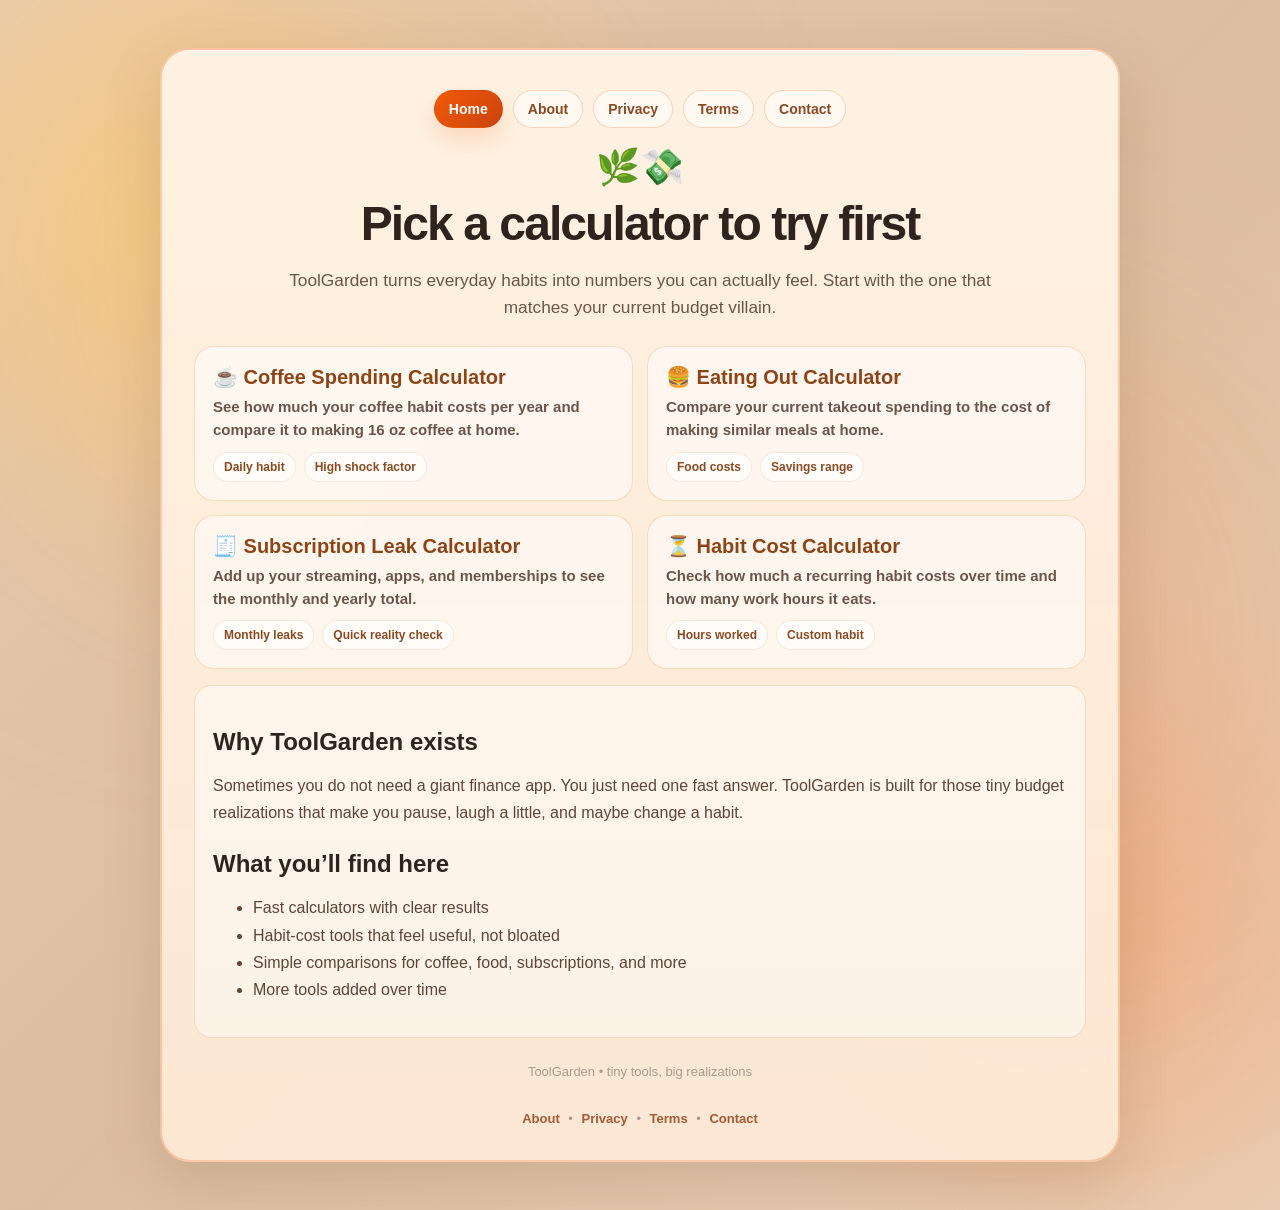
<file: index.html>
<!DOCTYPE html>
<html lang="en">
<head>
  <meta charset="UTF-8" />
  <meta name="viewport" content="width=device-width, initial-scale=1.0"/>
  <title>ToolGarden | Tiny tools, big realizations</title>
  <meta name="description" content="Pick a ToolGarden calculator to reveal the real cost of everyday habits like coffee, eating out, subscriptions, and more." />
  <link rel="stylesheet" href="legal.css" />
</head>
<body>
  <div class="background">
    <span>🌿</span>
    <span>💸</span>
    <span>☕</span>
    <span>🍔</span>
    <span>🧾</span>
    <span>🧠</span>
    <span>✨</span>
    <span>📊</span>
    <span>🪴</span>
    <span>💳</span>
    <span>🍃</span>
  </div>

  <div class="glow"></div>
  <div class="glow2"></div>

  <div class="page-wrap">
    <div class="card">
      <div class="topnav">
        <a class="active" href="index.html">Home</a>
        <a href="about.html">About</a>
        <a href="privacy.html">Privacy</a>
        <a href="terms.html">Terms</a>
        <a href="contact.html">Contact</a>
      </div>

      <div class="top-emoji">🌿💸</div>
      <h1>Pick a calculator to try first</h1>
      <p class="intro">
        ToolGarden turns everyday habits into numbers you can actually feel. Start with the one that matches your current budget villain.
      </p>

      <div class="hero-tools">
        <a class="tool-card" href="coffee.html">
          <div class="tool-title">☕ Coffee Spending Calculator</div>
          <div class="tool-copy">
            See how much your coffee habit costs per year and compare it to making 16 oz coffee at home.
          </div>
          <div class="badge-row">
            <span class="badge">Daily habit</span>
            <span class="badge">High shock factor</span>
          </div>
        </a>

        <a class="tool-card" href="eating-out.html">
          <div class="tool-title">🍔 Eating Out Calculator</div>
          <div class="tool-copy">
            Compare your current takeout spending to the cost of making similar meals at home.
          </div>
          <div class="badge-row">
            <span class="badge">Food costs</span>
            <span class="badge">Savings range</span>
          </div>
        </a>

        <a class="tool-card" href="subscriptions.html">
          <div class="tool-title">🧾 Subscription Leak Calculator</div>
          <div class="tool-copy">
            Add up your streaming, apps, and memberships to see the monthly and yearly total.
          </div>
          <div class="badge-row">
            <span class="badge">Monthly leaks</span>
            <span class="badge">Quick reality check</span>
          </div>
        </a>

        <a class="tool-card" href="habit-cost.html">
          <div class="tool-title">⏳ Habit Cost Calculator</div>
          <div class="tool-copy">
            Check how much a recurring habit costs over time and how many work hours it eats.
          </div>
          <div class="badge-row">
            <span class="badge">Hours worked</span>
            <span class="badge">Custom habit</span>
          </div>
        </a>
      </div>

      <div class="content-box">
        <h2>Why ToolGarden exists</h2>
        <p>
          Sometimes you do not need a giant finance app. You just need one fast answer. ToolGarden is built for those tiny budget realizations that make you pause, laugh a little, and maybe change a habit.
        </p>

        <h2>What you’ll find here</h2>
        <ul>
          <li>Fast calculators with clear results</li>
          <li>Habit-cost tools that feel useful, not bloated</li>
          <li>Simple comparisons for coffee, food, subscriptions, and more</li>
          <li>More tools added over time</li>
        </ul>
      </div>

      <div class="footer">
        ToolGarden • tiny tools, big realizations<br><br>
        <a href="about.html">About</a> •
        <a href="privacy.html">Privacy</a> •
        <a href="terms.html">Terms</a> •
        <a href="contact.html">Contact</a>
      </div>
    </div>
  </div>
</body>
</html>
</file>
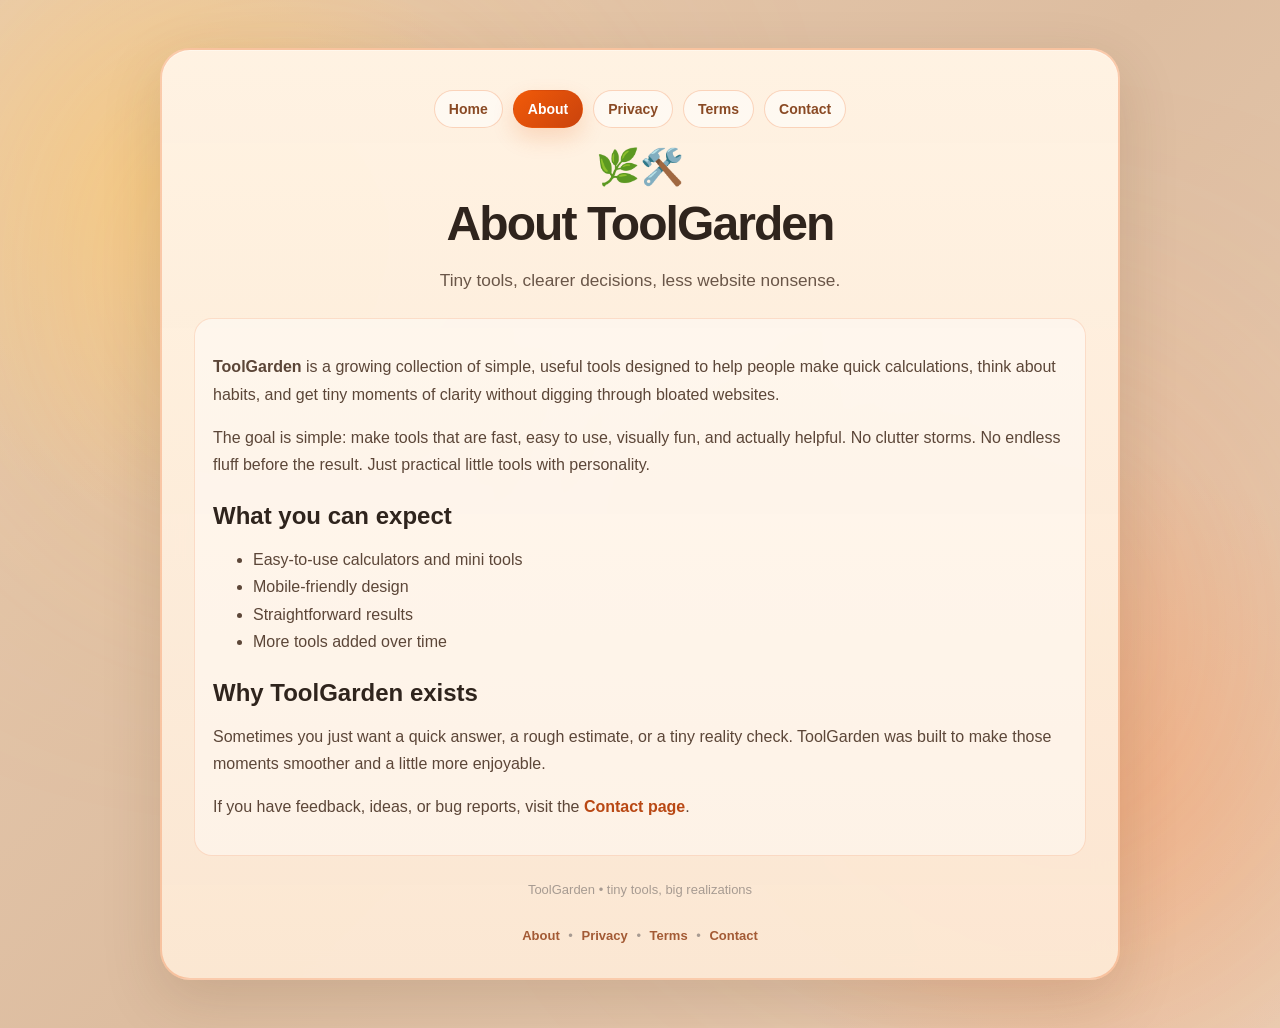
<file: about.html>
<!DOCTYPE html>
<html lang="en">
<head>
  <meta charset="UTF-8" />
  <meta name="viewport" content="width=device-width, initial-scale=1.0"/>
  <title>About | ToolGarden</title>
  <meta name="description" content="Learn more about ToolGarden and the simple tools built to make everyday decisions easier." />
  <link rel="stylesheet" href="legal.css" />
</head>
<body>
  <div class="background">
    <span>🌿</span>
    <span>🧠</span>
    <span>🛠️</span>
    <span>✨</span>
    <span>📊</span>
    <span>🍃</span>
    <span>💡</span>
    <span>🪴</span>
    <span>📎</span>
    <span>🌱</span>
    <span>🧩</span>
  </div>

  <div class="glow"></div>
  <div class="glow2"></div>

  <div class="page-wrap">
    <div class="card">
      <div class="topnav">
        <a href="index.html">Home</a>
        <a class="active" href="about.html">About</a>
        <a href="privacy.html">Privacy</a>
        <a href="terms.html">Terms</a>
        <a href="contact.html">Contact</a>
      </div>

      <div class="top-emoji">🌿🛠️</div>
      <h1>About ToolGarden</h1>
      <p class="intro">
        Tiny tools, clearer decisions, less website nonsense.
      </p>

      <div class="content-box">
        <p><strong>ToolGarden</strong> is a growing collection of simple, useful tools designed to help people make quick calculations, think about habits, and get tiny moments of clarity without digging through bloated websites.</p>

        <p>The goal is simple: make tools that are fast, easy to use, visually fun, and actually helpful. No clutter storms. No endless fluff before the result. Just practical little tools with personality.</p>

        <h2>What you can expect</h2>
        <ul>
          <li>Easy-to-use calculators and mini tools</li>
          <li>Mobile-friendly design</li>
          <li>Straightforward results</li>
          <li>More tools added over time</li>
        </ul>

        <h2>Why ToolGarden exists</h2>
        <p>Sometimes you just want a quick answer, a rough estimate, or a tiny reality check. ToolGarden was built to make those moments smoother and a little more enjoyable.</p>

        <p>If you have feedback, ideas, or bug reports, visit the <a href="contact.html">Contact page</a>.</p>
      </div>

      <div class="footer">
        ToolGarden • tiny tools, big realizations<br><br>
        <a href="about.html">About</a> •
        <a href="privacy.html">Privacy</a> •
        <a href="terms.html">Terms</a> •
        <a href="contact.html">Contact</a>
      </div>
    </div>
  </div>
</body>
</html>
</file>
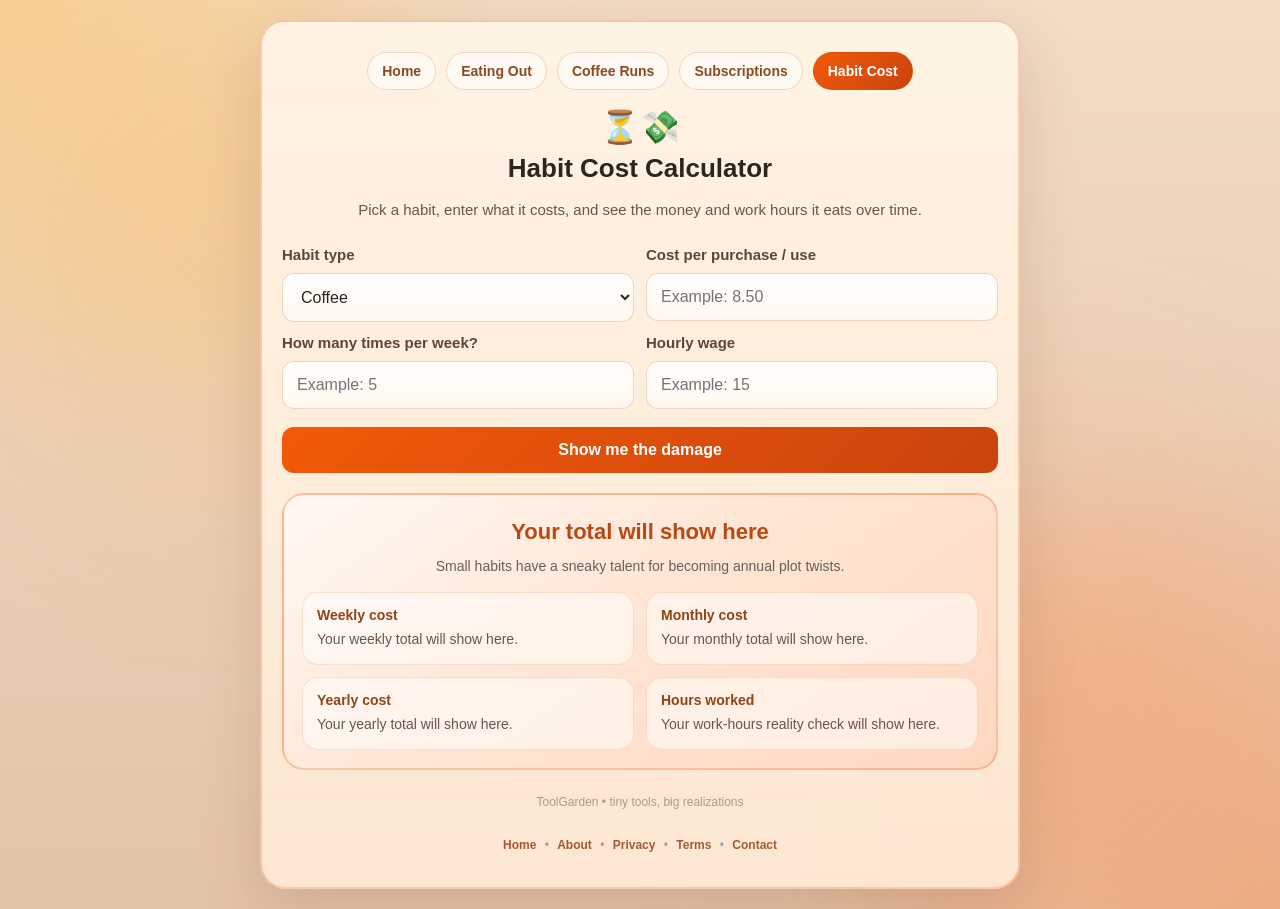
<file: coffee.html>
<!DOCTYPE html>
<html lang="en">
<head>
  <meta charset="UTF-8" />
  <meta name="viewport" content="width=device-width, initial-scale=1.0"/>
  <title>Habit Cost Calculator | ToolGarden</title>
  <meta name="description" content="See how much a recurring habit costs over time and how many work hours it eats." />
  <style>
    * { box-sizing: border-box; }
    html, body { margin: 0; padding: 0; width: 100%; min-height: 100%; }
    body {
      font-family: Arial, sans-serif;
      color: #2f241d;
      overflow-x: hidden;
      position: relative;
      background:
        radial-gradient(circle at top left, rgba(255, 197, 109, 0.52), transparent 28%),
        radial-gradient(circle at bottom right, rgba(255, 130, 64, 0.34), transparent 32%),
        linear-gradient(180deg, #f2dcc4 0%, #e3c3a8 100%);
    }
    .page-wrap {
      min-height: 100vh;
      min-height: 100dvh;
      display: flex;
      align-items: center;
      justify-content: center;
      padding: 20px;
      position: relative;
      z-index: 2;
    }
    .background {
      position: fixed;
      inset: 0;
      pointer-events: none;
      overflow: hidden;
      z-index: 0;
    }
    .background span {
      position: absolute;
      bottom: -140px;
      font-size: 2.5rem;
      opacity: 0.30;
      animation: floatUp linear infinite;
      user-select: none;
      text-shadow: 0 4px 18px rgba(255, 255, 255, 0.14);
    }
    .background span:nth-child(1)  { left: 3%;  animation-duration: 16s; animation-delay: 0s; }
    .background span:nth-child(2)  { left: 10%; animation-duration: 20s; animation-delay: 3s; }
    .background span:nth-child(3)  { left: 18%; animation-duration: 17s; animation-delay: 1s; }
    .background span:nth-child(4)  { left: 26%; animation-duration: 22s; animation-delay: 5s; }
    .background span:nth-child(5)  { left: 34%; animation-duration: 18s; animation-delay: 2s; }
    .background span:nth-child(6)  { left: 42%; animation-duration: 21s; animation-delay: 6s; }
    .background span:nth-child(7)  { left: 50%; animation-duration: 17s; animation-delay: 4s; }
    .background span:nth-child(8)  { left: 58%; animation-duration: 23s; animation-delay: 1.5s; }
    .background span:nth-child(9)  { left: 66%; animation-duration: 19s; animation-delay: 4.5s; }
    .background span:nth-child(10) { left: 74%; animation-duration: 24s; animation-delay: 2.5s; }
    .background span:nth-child(11) { left: 82%; animation-duration: 18s; animation-delay: 6.5s; }
    .background span:nth-child(12) { left: 90%; animation-duration: 21s; animation-delay: 3.5s; }
    @keyframes floatUp {
      0% { transform: translateY(0) rotate(0deg) scale(0.96); opacity: 0; }
      8% { opacity: 0.30; }
      70% { opacity: 0.30; }
      100% { transform: translateY(-128vh) rotate(360deg) scale(1.08); opacity: 0; }
    }
    .glow, .glow2 {
      position: fixed;
      width: 380px;
      height: 380px;
      border-radius: 50%;
      filter: blur(135px);
      opacity: 0.36;
      z-index: 0;
      pointer-events: none;
    }
    .glow { background: #ffb347; top: 4%; left: 4%; }
    .glow2 { background: #ff8748; bottom: 4%; right: 4%; }
    .card {
      width: 100%;
      max-width: 760px;
      background: linear-gradient(180deg, rgba(255, 243, 228, 0.98) 0%, rgba(252, 232, 212, 0.96) 100%);
      backdrop-filter: blur(12px);
      -webkit-backdrop-filter: blur(12px);
      border-radius: 25px;
      padding: 30px 20px;
      text-align: center;
      box-shadow: 0 20px 60px rgba(83, 49, 18, 0.15), inset 0 1px 0 rgba(255,255,255,0.34);
      border: 2px solid rgba(234, 88, 12, 0.26);
      position: relative;
      z-index: 3;
    }
    .tool-switcher {
      display: flex;
      justify-content: center;
      gap: 10px;
      flex-wrap: wrap;
      margin-bottom: 18px;
    }
    .tool-link {
      display: inline-block;
      padding: 10px 14px;
      border-radius: 999px;
      border: 1px solid rgba(234, 88, 12, 0.24);
      background: rgba(255,255,255,0.55);
      color: #8a4a24;
      font-size: 14px;
      font-weight: 700;
      text-decoration: none;
    }
    .tool-link.active {
      background: linear-gradient(135deg, #f15a08, #ca430d);
      color: #fff;
      border-color: transparent;
    }
    .top-emoji { font-size: 2rem; margin-bottom: 8px; }
    h1 { margin: 0; font-size: 26px; line-height: 1.15; color: #2f241d; }
    .subtitle {
      color: #6a5648;
      margin: 15px 0 25px;
      line-height: 1.5;
      font-size: 15px;
    }
    .form-grid {
      display: grid;
      grid-template-columns: 1fr;
      gap: 12px;
      text-align: left;
    }
    .input-label {
      display: block;
      font-weight: 700;
      font-size: 15px;
      margin-bottom: 10px;
      color: #5c4638;
    }
    input, select {
      width: 100%;
      padding: 14px;
      font-size: 16px;
      border-radius: 12px;
      border: 1px solid rgba(214, 132, 74, 0.34);
      background: linear-gradient(180deg, rgba(255,255,255,0.95) 0%, rgba(255,248,241,0.92) 100%);
      color: #2f241d;
    }
    button {
      width: 100%;
      padding: 14px;
      margin-top: 18px;
      background: linear-gradient(135deg, #f15a08, #ca430d);
      color: white;
      font-size: 16px;
      font-weight: 700;
      border: none;
      border-radius: 12px;
      cursor: pointer;
    }
    .result-box {
      margin-top: 20px;
      padding: 24px 18px 18px;
      border-radius: 22px;
      background: linear-gradient(145deg, #fff8f3 0%, #ffe6d5 45%, #ffd7bf 100%);
      border: 2px solid rgba(234, 88, 12, 0.30);
      text-align: left;
    }
    .result {
      font-size: 22px;
      font-weight: 800;
      color: #b94814;
      line-height: 1.2;
      text-align: center;
    }
    .subtext {
      margin-top: 10px;
      color: #665f59;
      font-size: 14px;
      line-height: 1.45;
      text-align: center;
    }
    .stats-grid {
      display: grid;
      grid-template-columns: 1fr;
      gap: 12px;
      margin-top: 16px;
    }
    .stat-card {
      padding: 14px;
      border-radius: 16px;
      background: rgba(255,255,255,0.5);
      border: 1px solid rgba(234, 88, 12, 0.16);
    }
    .stat-title {
      font-weight: 800;
      color: #8d4517;
      font-size: 14px;
      margin-bottom: 6px;
    }
    .stat-text {
      color: #6a5648;
      font-size: 14px;
      line-height: 1.5;
    }
    .footer {
      margin-top: 22px;
      font-size: 12px;
      color: #a79b92;
      line-height: 1.8;
      text-align: center;
    }
    .footer a {
      color: #a35a35;
      text-decoration: none;
      font-weight: 700;
      margin: 0 5px;
    }
    @media (min-width: 700px) {
      .form-grid,
      .stats-grid {
        grid-template-columns: 1fr 1fr;
      }
      .wide {
        grid-column: 1 / -1;
      }
    }
  </style>
</head>
<body>
  <div class="background">
    <span>⏳</span>
    <span>💸</span>
    <span>☕</span>
    <span>🚬</span>
    <span>💄</span>
    <span>🍔</span>
    <span>💳</span>
    <span>🧠</span>
    <span>✨</span>
    <span>🧾</span>
    <span>💼</span>
    <span>💰</span>
  </div>

  <div class="glow"></div>
  <div class="glow2"></div>

  <div class="page-wrap">
    <div class="card">
      <div class="tool-switcher">
        <a class="tool-link" href="index.html">Home</a>
        <a class="tool-link" href="eating-out.html">Eating Out</a>
        <a class="tool-link" href="coffee.html">Coffee Runs</a>
        <a class="tool-link" href="subscriptions.html">Subscriptions</a>
        <a class="tool-link active" href="habit-cost.html">Habit Cost</a>
      </div>

      <div class="top-emoji">⏳💸</div>
      <h1>Habit Cost Calculator</h1>
      <p class="subtitle">
        Pick a habit, enter what it costs, and see the money and work hours it eats over time.
      </p>

      <div class="form-grid">
        <div>
          <label class="input-label" for="habitType">Habit type</label>
          <select id="habitType">
            <option value="coffee">Coffee</option>
            <option value="fastFood">Fast Food</option>
            <option value="vape">Vape / Cigs</option>
            <option value="makeup">Makeup / Beauty</option>
            <option value="custom">Custom</option>
          </select>
        </div>

        <div>
          <label class="input-label" for="costPerUse">Cost per purchase / use</label>
          <input type="number" id="costPerUse" placeholder="Example: 8.50" />
        </div>

        <div>
          <label class="input-label" for="timesPerWeek">How many times per week?</label>
          <input type="number" id="timesPerWeek" placeholder="Example: 5" />
        </div>

        <div>
          <label class="input-label" for="hourlyWage">Hourly wage</label>
          <input type="number" id="hourlyWage" placeholder="Example: 15" />
        </div>
      </div>

      <button onclick="calculateHabit()">Show me the damage</button>

      <div class="result-box">
        <div class="result" id="result">Your total will show here</div>
        <div class="subtext" id="subtext">Small habits have a sneaky talent for becoming annual plot twists.</div>

        <div class="stats-grid">
          <div class="stat-card">
            <div class="stat-title">Weekly cost</div>
            <div class="stat-text" id="weeklyCost">Your weekly total will show here.</div>
          </div>
          <div class="stat-card">
            <div class="stat-title">Monthly cost</div>
            <div class="stat-text" id="monthlyCost">Your monthly total will show here.</div>
          </div>
          <div class="stat-card">
            <div class="stat-title">Yearly cost</div>
            <div class="stat-text" id="yearlyCost">Your yearly total will show here.</div>
          </div>
          <div class="stat-card">
            <div class="stat-title">Hours worked</div>
            <div class="stat-text" id="hoursWorked">Your work-hours reality check will show here.</div>
          </div>
        </div>
      </div>

      <div class="footer">
        ToolGarden • tiny tools, big realizations<br><br>
        <a href="index.html">Home</a> •
        <a href="about.html">About</a> •
        <a href="privacy.html">Privacy</a> •
        <a href="terms.html">Terms</a> •
        <a href="contact.html">Contact</a>
      </div>
    </div>
  </div>

  <script>
    function money(num) {
      return `$${num.toLocaleString(undefined, { minimumFractionDigits: 2, maximumFractionDigits: 2 })}`;
    }

    function calculateHabit() {
      const habitType = document.getElementById("habitType").value;
      const costPerUse = Number(document.getElementById("costPerUse").value);
      const timesPerWeek = Number(document.getElementById("timesPerWeek").value);
      const hourlyWage = Number(document.getElementById("hourlyWage").value);

      if (!costPerUse || !timesPerWeek || costPerUse < 0 || timesPerWeek <= 0) {
        document.getElementById("result").innerText = "Enter real numbers 👀";
        document.getElementById("subtext").innerText = "Try your honest cost and frequency.";
        document.getElementById("weeklyCost").innerText = "Your weekly total will show here.";
        document.getElementById("monthlyCost").innerText = "Your monthly total will show here.";
        document.getElementById("yearlyCost").innerText = "Your yearly total will show here.";
        document.getElementById("hoursWorked").innerText = "Your work-hours reality check will show here.";
        return;
      }

      const weekly = costPerUse * timesPerWeek;
      const monthly = weekly * 4.33;
      const yearly = weekly * 52;
      const hours = hourlyWage > 0 ? yearly / hourlyWage : 0;

      const labels = {
        coffee: "coffee habit",
        fastFood: "fast food habit",
        vape: "vape / cigarette habit",
        makeup: "beauty spending habit",
        custom: "habit"
      };

      document.getElementById("result").innerText = `${money(yearly)} per year 😬`;
      document.getElementById("subtext").innerText = `Your ${labels[habitType]} adds up faster than it feels in the moment.`;
      document.getElementById("weeklyCost").innerText = `${money(weekly)} every week.`;
      document.getElementById("monthlyCost").innerText = `${money(monthly)} per month.`;
      document.getElementById("yearlyCost").innerText = `${money(yearly)} every year.`;
      document.getElementById("hoursWorked").innerText = hourlyWage > 0
        ? `That is about ${hours.toFixed(1)} hours of work.`
        : `Add your hourly wage to see how many work hours this costs.`;
    }
  </script>
</body>
</html>
</file>
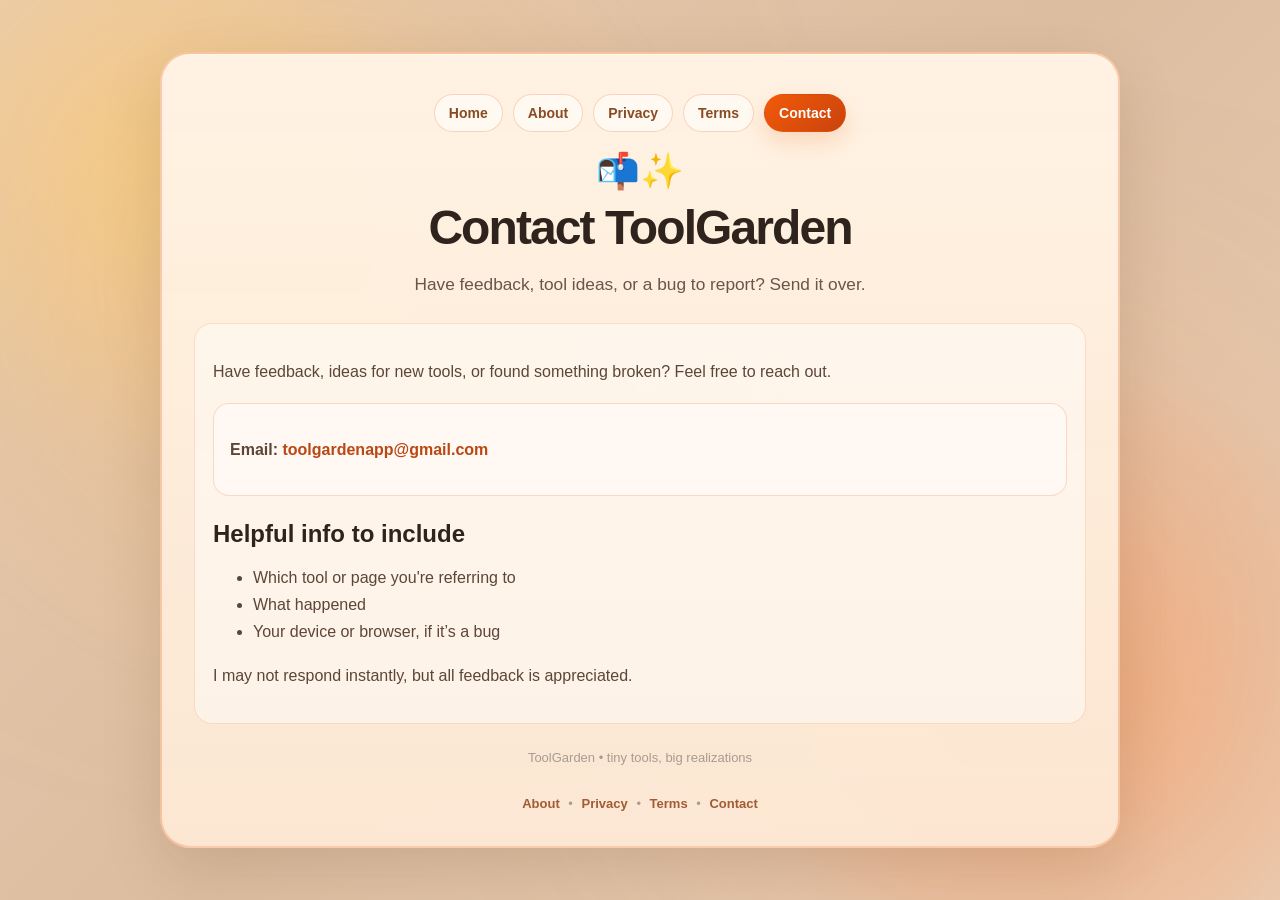
<file: contact.html>
<!DOCTYPE html>
<html lang="en">
<head>
  <meta charset="UTF-8" />
  <meta name="viewport" content="width=device-width, initial-scale=1.0"/>
  <title>Contact | ToolGarden</title>
  <meta name="description" content="Contact ToolGarden for feedback, ideas, or questions." />
  <link rel="stylesheet" href="legal.css" />
</head>
<body>
  <div class="background">
    <span>📬</span>
    <span>💡</span>
    <span>🧠</span>
    <span>📩</span>
    <span>✨</span>
    <span>🛠️</span>
    <span>🌿</span>
    <span>📨</span>
    <span>💬</span>
    <span>🪴</span>
    <span>📎</span>
  </div>

  <div class="glow"></div>
  <div class="glow2"></div>

  <div class="page-wrap">
    <div class="card">
      <div class="topnav">
        <a href="index.html">Home</a>
        <a href="about.html">About</a>
        <a href="privacy.html">Privacy</a>
        <a href="terms.html">Terms</a>
        <a class="active" href="contact.html">Contact</a>
      </div>

      <div class="top-emoji">📬✨</div>
      <h1>Contact ToolGarden</h1>
      <p class="intro">
        Have feedback, tool ideas, or a bug to report? Send it over.
      </p>

      <div class="content-box">
        <p>
          Have feedback, ideas for new tools, or found something broken?
          Feel free to reach out.
        </p>

        <div class="email-box">
          <p>
            <strong>Email:</strong>
            <a href="mailto:toolgardenapp@gmail.com">toolgardenapp@gmail.com</a>
          </p>
        </div>

        <h2>Helpful info to include</h2>
        <ul>
          <li>Which tool or page you're referring to</li>
          <li>What happened</li>
          <li>Your device or browser, if it’s a bug</li>
        </ul>

        <p>
          I may not respond instantly, but all feedback is appreciated.
        </p>
      </div>

      <div class="footer">
        ToolGarden • tiny tools, big realizations<br><br>
        <a href="about.html">About</a> •
        <a href="privacy.html">Privacy</a> •
        <a href="terms.html">Terms</a> •
        <a href="contact.html">Contact</a>
      </div>
    </div>
  </div>
</body>
</html>
</file>
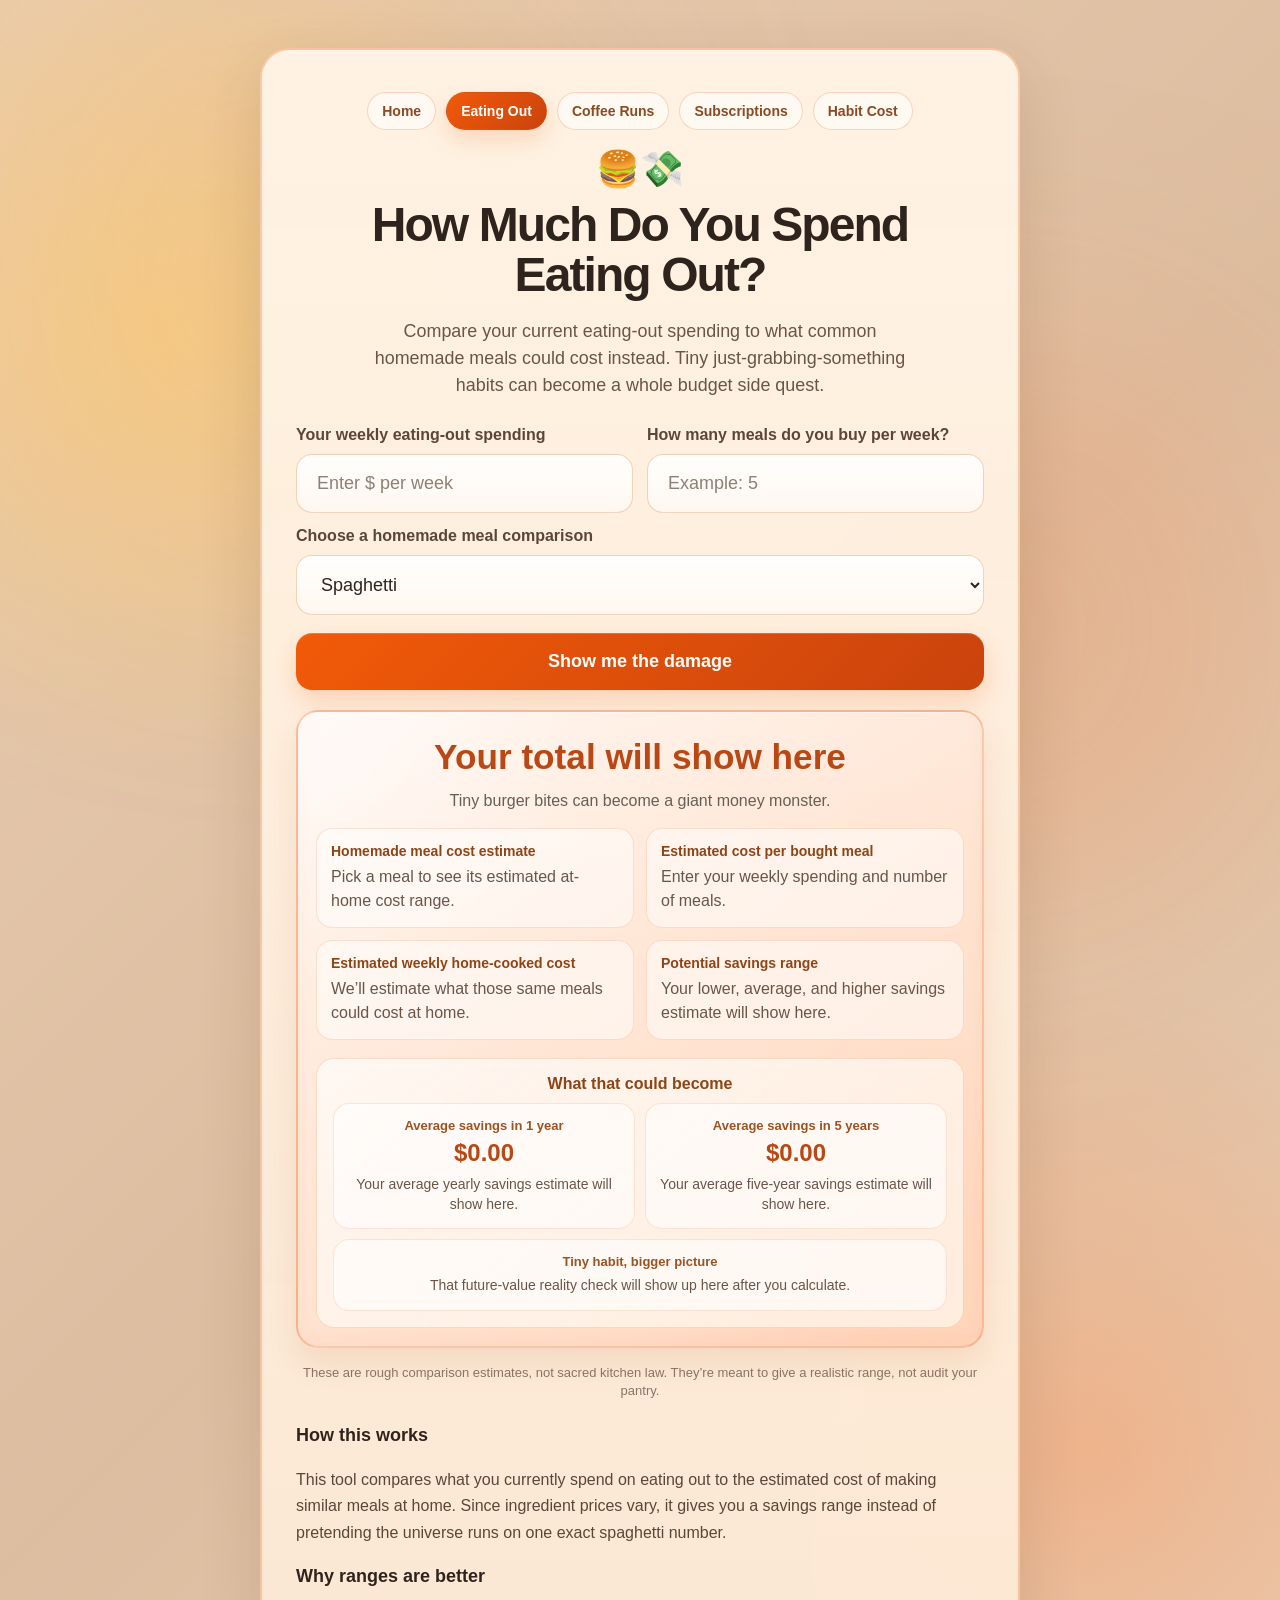
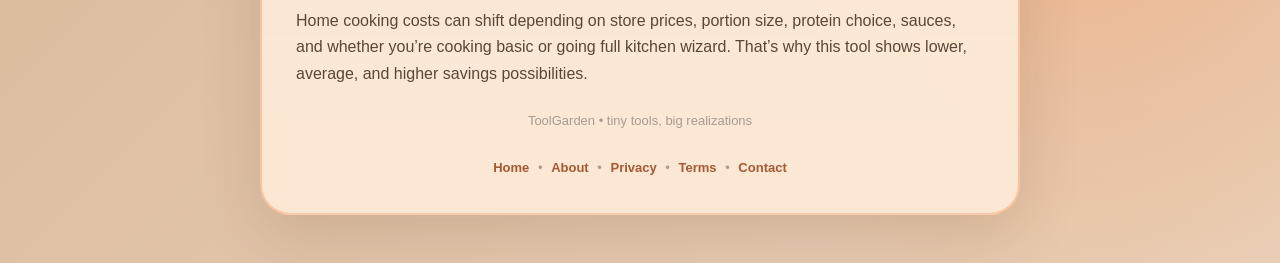
<file: eating-out.html>
<!DOCTYPE html>
<html lang="en">
<head>
  <meta charset="UTF-8" />
  <meta name="viewport" content="width=device-width, initial-scale=1.0"/>
  <title>Eating Out Calculator | ToolGarden</title>
  <meta name="description" content="Estimate how much you spend eating out each year and compare it to the cost of making common meals at home." />

  <style>
    * {
      box-sizing: border-box;
    }

    html, body {
      margin: 0;
      padding: 0;
      width: 100%;
      min-height: 100%;
    }

    body {
      font-family: Arial, sans-serif;
      color: #2f241d;
      overflow-x: hidden;
      position: relative;
      background:
        radial-gradient(circle at top left, rgba(255, 197, 109, 0.52), transparent 28%),
        radial-gradient(circle at bottom right, rgba(255, 130, 64, 0.34), transparent 32%),
        linear-gradient(180deg, #f2dcc4 0%, #e3c3a8 100%);
    }

    .page-wrap {
      min-height: 100vh;
      min-height: 100dvh;
      display: flex;
      align-items: center;
      justify-content: center;
      padding: 20px;
      position: relative;
      z-index: 2;
    }

    .background {
      position: fixed;
      inset: 0;
      pointer-events: none;
      overflow: hidden;
      z-index: 0;
    }

    .background span {
      position: absolute;
      bottom: -140px;
      font-size: 2.5rem;
      opacity: 0.30;
      animation: floatUp linear infinite;
      user-select: none;
      filter: saturate(1.05);
      text-shadow: 0 4px 18px rgba(255, 255, 255, 0.14);
      will-change: transform, opacity;
    }

    .background span:nth-child(1)  { left: 3%;  animation-duration: 16s; animation-delay: 0s; }
    .background span:nth-child(2)  { left: 10%; animation-duration: 20s; animation-delay: 3s; }
    .background span:nth-child(3)  { left: 18%; animation-duration: 17s; animation-delay: 1s; }
    .background span:nth-child(4)  { left: 26%; animation-duration: 22s; animation-delay: 5s; }
    .background span:nth-child(5)  { left: 34%; animation-duration: 18s; animation-delay: 2s; }
    .background span:nth-child(6)  { left: 42%; animation-duration: 21s; animation-delay: 6s; }
    .background span:nth-child(7)  { left: 50%; animation-duration: 17s; animation-delay: 4s; }
    .background span:nth-child(8)  { left: 58%; animation-duration: 23s; animation-delay: 1.5s; }
    .background span:nth-child(9)  { left: 66%; animation-duration: 19s; animation-delay: 4.5s; }
    .background span:nth-child(10) { left: 74%; animation-duration: 24s; animation-delay: 2.5s; }
    .background span:nth-child(11) { left: 82%; animation-duration: 18s; animation-delay: 6.5s; }
    .background span:nth-child(12) { left: 90%; animation-duration: 21s; animation-delay: 3.5s; }

    @keyframes floatUp {
      0% {
        transform: translateY(0) rotate(0deg) scale(0.96);
        opacity: 0;
      }
      8% {
        opacity: 0.30;
      }
      70% {
        opacity: 0.30;
      }
      100% {
        transform: translateY(-128vh) rotate(360deg) scale(1.08);
        opacity: 0;
      }
    }

    .glow,
    .glow2 {
      position: fixed;
      width: 380px;
      height: 380px;
      border-radius: 50%;
      filter: blur(135px);
      opacity: 0.36;
      z-index: 0;
      pointer-events: none;
    }

    .glow {
      background: #ffb347;
      top: 4%;
      left: 4%;
    }

    .glow2 {
      background: #ff8748;
      bottom: 4%;
      right: 4%;
    }

    .card {
      width: 100%;
      max-width: 760px;
      background:
        linear-gradient(180deg, rgba(255, 243, 228, 0.98) 0%, rgba(252, 232, 212, 0.96) 100%);
      backdrop-filter: blur(12px);
      -webkit-backdrop-filter: blur(12px);
      border-radius: 25px;
      padding: 30px 20px;
      text-align: center;
      box-shadow:
        0 20px 60px rgba(83, 49, 18, 0.15),
        inset 0 1px 0 rgba(255,255,255,0.34);
      border: 2px solid rgba(234, 88, 12, 0.26);
      position: relative;
      z-index: 3;
    }

    .tool-switcher {
      display: flex;
      justify-content: center;
      gap: 10px;
      flex-wrap: wrap;
      margin-bottom: 18px;
    }

    .tool-link {
      display: inline-block;
      padding: 10px 14px;
      border-radius: 999px;
      border: 1px solid rgba(234, 88, 12, 0.24);
      background: rgba(255,255,255,0.55);
      color: #8a4a24;
      font-size: 14px;
      font-weight: 700;
      text-decoration: none;
      transition: transform 0.18s ease, background 0.18s ease, border-color 0.18s ease;
    }

    .tool-link:hover {
      transform: translateY(-1px);
      background: rgba(255,255,255,0.78);
      border-color: rgba(234, 88, 12, 0.38);
    }

    .tool-link.active {
      background: linear-gradient(135deg, #f15a08, #ca430d);
      color: #fff;
      border-color: transparent;
      box-shadow: 0 10px 22px rgba(234, 88, 12, 0.18);
    }

    .top-emoji {
      font-size: 2rem;
      margin-bottom: 8px;
    }

    h1 {
      margin: 0;
      font-size: 26px;
      line-height: 1.15;
      color: #2f241d;
    }

    .subtitle {
      color: #6a5648;
      margin: 15px 0 25px;
      line-height: 1.5;
      font-size: 15px;
    }

    .form-grid {
      display: grid;
      grid-template-columns: 1fr;
      gap: 14px;
      text-align: left;
    }

    .field-group {
      text-align: left;
    }

    .input-label {
      display: block;
      font-weight: 700;
      font-size: 15px;
      margin-bottom: 10px;
      color: #5c4638;
    }

    input,
    select {
      width: 100%;
      padding: 14px;
      font-size: 16px;
      border-radius: 12px;
      border: 1px solid rgba(214, 132, 74, 0.34);
      background:
        linear-gradient(180deg, rgba(255,255,255,0.95) 0%, rgba(255,248,241,0.92) 100%);
      color: #2f241d;
      transition: border-color 0.18s ease, box-shadow 0.18s ease;
      box-shadow: inset 0 1px 0 rgba(255,255,255,0.45);
    }

    input::placeholder {
      color: #8d8075;
    }

    input:focus,
    select:focus {
      outline: none;
      border-color: #ea580c;
      box-shadow: 0 0 0 4px rgba(234, 88, 12, 0.14);
    }

    button {
      width: 100%;
      padding: 14px;
      margin-top: 18px;
      background: linear-gradient(135deg, #f15a08, #ca430d);
      color: white;
      font-size: 16px;
      font-weight: 700;
      border: none;
      border-radius: 12px;
      cursor: pointer;
      box-shadow:
        0 10px 24px rgba(234, 88, 12, 0.20),
        inset 0 1px 0 rgba(255,255,255,0.18);
      transition: transform 0.18s ease, box-shadow 0.18s ease, filter 0.18s ease, opacity 0.18s ease;
    }

    .result-box {
      margin-top: 20px;
      padding: 24px 18px 18px;
      border-radius: 22px;
      background:
        radial-gradient(circle at top left, rgba(255,255,255,0.38), transparent 30%),
        linear-gradient(145deg, #fff8f3 0%, #ffe6d5 45%, #ffd7bf 100%);
      border: 2px solid rgba(234, 88, 12, 0.30);
      box-shadow:
        0 16px 30px rgba(179, 88, 29, 0.12),
        inset 0 1px 0 rgba(255,255,255,0.52),
        inset 0 -8px 18px rgba(234, 88, 12, 0.04);
      position: relative;
      overflow: hidden;
      text-align: left;
    }

    .result-box::before {
      content: "";
      position: absolute;
      inset: 0;
      background:
        linear-gradient(180deg, rgba(255,255,255,0.10), transparent 32%),
        radial-gradient(circle at 85% 85%, rgba(255, 164, 92, 0.10), transparent 30%);
      pointer-events: none;
    }

    .result-box-inner {
      position: relative;
      z-index: 1;
    }

    .result {
      font-size: 22px;
      font-weight: 800;
      color: #b94814;
      line-height: 1.2;
      text-align: center;
    }

    .subtext {
      margin-top: 10px;
      color: #665f59;
      font-size: 14px;
      line-height: 1.45;
      min-height: 20px;
      text-align: center;
    }

    .stats-grid {
      display: grid;
      grid-template-columns: 1fr;
      gap: 12px;
      margin-top: 16px;
    }

    .stat-card {
      padding: 14px;
      border-radius: 16px;
      background: rgba(255,255,255,0.5);
      border: 1px solid rgba(234, 88, 12, 0.16);
    }

    .stat-title {
      font-weight: 800;
      color: #8d4517;
      font-size: 14px;
      margin-bottom: 6px;
    }

    .stat-text {
      color: #6a5648;
      font-size: 14px;
      line-height: 1.5;
    }

    .upgrade-strip {
      margin-top: 18px;
      padding: 16px;
      border-radius: 18px;
      background: linear-gradient(145deg, rgba(255,255,255,0.62) 0%, rgba(255,243,232,0.78) 100%);
      border: 1px solid rgba(234, 88, 12, 0.18);
      box-shadow: inset 0 1px 0 rgba(255,255,255,0.4);
    }

    .upgrade-heading {
      font-size: 15px;
      font-weight: 800;
      color: #8d4517;
      margin-bottom: 10px;
      text-align: center;
    }

    .upgrade-grid {
      display: grid;
      grid-template-columns: 1fr;
      gap: 10px;
    }

    .upgrade-card {
      padding: 14px;
      border-radius: 16px;
      background: rgba(255,255,255,0.58);
      border: 1px solid rgba(234, 88, 12, 0.14);
      text-align: center;
    }

    .upgrade-label {
      font-size: 13px;
      font-weight: 800;
      color: #9b5322;
      margin-bottom: 6px;
    }

    .upgrade-value {
      font-size: 20px;
      font-weight: 800;
      color: #b94814;
      line-height: 1.2;
    }

    .upgrade-copy {
      margin-top: 6px;
      font-size: 13px;
      color: #6a5648;
      line-height: 1.45;
    }

    .info-section {
      margin-top: 20px;
      text-align: left;
      font-size: 14px;
      color: #5c4638;
      line-height: 1.65;
    }

    .info-section h2 {
      font-size: 18px;
      margin: 0 0 10px;
      color: #2f241d;
    }

    .mini-note {
      margin-top: 16px;
      font-size: 13px;
      color: #8a7467;
      line-height: 1.45;
    }

    .footer {
      margin-top: 22px;
      font-size: 12px;
      color: #a79b92;
      line-height: 1.8;
      text-align: center;
    }

    .footer a {
      color: #a35a35;
      text-decoration: none;
      font-weight: 700;
      margin: 0 5px;
    }

    .footer a:hover {
      text-decoration: underline;
    }

    .loading {
      opacity: 0.86;
      transform: scale(0.99);
    }

    .result-pop {
      animation: resultPop 0.35s ease;
    }

    @keyframes resultPop {
      0% {
        transform: translateY(6px) scale(0.985);
        opacity: 0.72;
      }
      100% {
        transform: translateY(0) scale(1);
        opacity: 1;
      }
    }

    @media (min-width: 700px) {
      .form-grid,
      .stats-grid,
      .upgrade-grid {
        grid-template-columns: 1fr 1fr;
      }

      .meal-wide {
        grid-column: 1 / -1;
      }

      .upgrade-card.wide {
        grid-column: 1 / -1;
      }
    }

    @media (max-width: 480px) {
      .page-wrap {
        padding: 16px 12px;
      }

      .card {
        padding: 24px 16px 20px;
        border-radius: 22px;
      }

      h1 {
        font-size: 22px;
      }

      .subtitle {
        font-size: 14px;
      }

      .background span {
        font-size: 2.35rem;
        opacity: 0.34;
      }

      .glow,
      .glow2 {
        width: 250px;
        height: 250px;
        filter: blur(95px);
        opacity: 0.32;
      }

      .tool-link {
        font-size: 13px;
        padding: 9px 12px;
      }

      .upgrade-value {
        font-size: 18px;
      }
    }

    @media (min-width: 1024px) {
      body {
        background:
          radial-gradient(circle at 12% 18%, rgba(255, 209, 122, 0.56), transparent 23%),
          radial-gradient(circle at 85% 78%, rgba(255, 140, 74, 0.34), transparent 26%),
          linear-gradient(135deg, #e8ccb1 0%, #ddbda0 50%, #e9cfb7 100%);
      }

      .page-wrap {
        padding: 48px;
      }

      .card {
        padding: 42px 34px 34px;
        border-radius: 30px;
      }

      .top-emoji {
        font-size: 2.2rem;
        margin-bottom: 10px;
      }

      h1 {
        font-size: 3rem;
        line-height: 1.04;
        letter-spacing: -0.04em;
        max-width: 560px;
        margin: 0 auto;
      }

      .subtitle {
        font-size: 1.12rem;
        max-width: 560px;
        margin: 18px auto 28px;
      }

      .input-label {
        font-size: 16px;
      }

      input,
      select {
        padding: 18px 20px;
        font-size: 18px;
        border-radius: 16px;
      }

      button {
        padding: 18px 20px;
        font-size: 18px;
        border-radius: 16px;
      }

      button:hover {
        transform: translateY(-2px) scale(1.012);
        box-shadow:
          0 16px 36px rgba(234, 88, 12, 0.28),
          inset 0 1px 0 rgba(255,255,255,0.20);
        filter: brightness(1.04) saturate(1.04);
      }

      .result {
        font-size: 2.2rem;
      }

      .subtext,
      .stat-text,
      .info-section {
        font-size: 1rem;
      }

      .upgrade-heading {
        font-size: 16px;
      }

      .upgrade-value {
        font-size: 24px;
      }

      .upgrade-copy {
        font-size: 14px;
      }

      .footer {
        font-size: 13px;
      }

      .background span {
        font-size: 3rem;
        opacity: 0.28;
      }

      .glow,
      .glow2 {
        width: 470px;
        height: 470px;
        filter: blur(150px);
        opacity: 0.32;
      }
    }
  </style>
</head>

<body>
  <div class="background">
    <span>🍔</span>
    <span>💸</span>
    <span>🍟</span>
    <span>🥤</span>
    <span>💳</span>
    <span>🍕</span>
    <span>🧾</span>
    <span>🍗</span>
    <span>🧋</span>
    <span>🍩</span>
    <span>💰</span>
    <span>🥪</span>
  </div>

  <div class="glow"></div>
  <div class="glow2"></div>

  <div class="page-wrap">
    <div class="card">
      <div class="tool-switcher">
        <a class="tool-link" href="index.html">Home</a>
        <a class="tool-link active" href="eating-out.html">Eating Out</a>
        <a class="tool-link" href="coffee.html">Coffee Runs</a>
        <a class="tool-link" href="subscriptions.html">Subscriptions</a>
        <a class="tool-link" href="habit-cost.html">Habit Cost</a>
      </div>

      <div class="top-emoji">🍔💸</div>

      <h1>How Much Do You Spend Eating Out?</h1>

      <p class="subtitle">
        Compare your current eating-out spending to what common homemade meals could cost instead. Tiny just-grabbing-something habits can become a whole budget side quest.
      </p>

      <div class="form-grid">
        <div class="field-group">
          <label class="input-label" for="weeklySpend">Your weekly eating-out spending</label>
          <input type="number" id="weeklySpend" placeholder="Enter $ per week" />
        </div>

        <div class="field-group">
          <label class="input-label" for="mealsPerWeek">How many meals do you buy per week?</label>
          <input type="number" id="mealsPerWeek" placeholder="Example: 5" />
        </div>

        <div class="field-group meal-wide">
          <label class="input-label" for="mealType">Choose a homemade meal comparison</label>
          <select id="mealType">
            <option value="spaghetti">Spaghetti</option>
            <option value="shawarma">Chicken Shawarma</option>
            <option value="friedRice">Fried Rice</option>
            <option value="sandwiches">Sandwiches</option>
            <option value="tacos">Tacos</option>
            <option value="alfredo">Pasta Alfredo</option>
            <option value="burgers">Homemade Burgers</option>
            <option value="riceBowls">Chicken & Rice Bowls</option>
          </select>
        </div>
      </div>

      <button id="calcButton" onclick="calculate()">Show me the damage</button>

      <div class="result-box" id="resultBox">
        <div class="result-box-inner">
          <div class="result" id="result">Your total will show here</div>
          <div class="subtext" id="subtext">Tiny burger bites can become a giant money monster.</div>

          <div class="stats-grid">
            <div class="stat-card">
              <div class="stat-title">Homemade meal cost estimate</div>
              <div class="stat-text" id="homeMealCost">
                Pick a meal to see its estimated at-home cost range.
              </div>
            </div>

            <div class="stat-card">
              <div class="stat-title">Estimated cost per bought meal</div>
              <div class="stat-text" id="boughtMealCost">
                Enter your weekly spending and number of meals.
              </div>
            </div>

            <div class="stat-card">
              <div class="stat-title">Estimated weekly home-cooked cost</div>
              <div class="stat-text" id="weeklyHomeCost">
                We’ll estimate what those same meals could cost at home.
              </div>
            </div>

            <div class="stat-card">
              <div class="stat-title">Potential savings range</div>
              <div class="stat-text" id="saveText">
                Your lower, average, and higher savings estimate will show here.
              </div>
            </div>
          </div>

          <div class="upgrade-strip">
            <div class="upgrade-heading">What that could become</div>

            <div class="upgrade-grid">
              <div class="upgrade-card">
                <div class="upgrade-label">Average savings in 1 year</div>
                <div class="upgrade-value" id="oneYearValue">$0.00</div>
                <div class="upgrade-copy" id="oneYearCopy">
                  Your average yearly savings estimate will show here.
                </div>
              </div>

              <div class="upgrade-card">
                <div class="upgrade-label">Average savings in 5 years</div>
                <div class="upgrade-value" id="fiveYearValue">$0.00</div>
                <div class="upgrade-copy" id="fiveYearCopy">
                  Your average five-year savings estimate will show here.
                </div>
              </div>

              <div class="upgrade-card wide">
                <div class="upgrade-label">Tiny habit, bigger picture</div>
                <div class="upgrade-copy" id="upgradeComparison">
                  That future-value reality check will show up here after you calculate.
                </div>
              </div>
            </div>
          </div>
        </div>
      </div>

      <div class="mini-note">
        These are rough comparison estimates, not sacred kitchen law. They’re meant to give a realistic range, not audit your pantry.
      </div>

      <div class="info-section">
        <h2>How this works</h2>
        <p>
          This tool compares what you currently spend on eating out to the estimated cost of making similar meals at home. Since ingredient prices vary, it gives you a savings range instead of pretending the universe runs on one exact spaghetti number.
        </p>

        <h2>Why ranges are better</h2>
        <p>
          Home cooking costs can shift depending on store prices, portion size, protein choice, sauces, and whether you’re cooking basic or going full kitchen wizard. That’s why this tool shows lower, average, and higher savings possibilities.
        </p>
      </div>

      <div class="footer">
        ToolGarden • tiny tools, big realizations<br><br>
        <a href="index.html">Home</a> •
        <a href="about.html">About</a> •
        <a href="privacy.html">Privacy</a> •
        <a href="terms.html">Terms</a> •
        <a href="contact.html">Contact</a>
      </div>
    </div>
  </div>

  <script>
    const mealData = {
      spaghetti: {
        name: "Spaghetti",
        low: 1.90,
        avg: 2.25,
        high: 2.90
      },
      shawarma: {
        name: "Chicken Shawarma",
        low: 3.10,
        avg: 3.75,
        high: 4.60
      },
      friedRice: {
        name: "Fried Rice",
        low: 1.75,
        avg: 2.10,
        high: 2.80
      },
      sandwiches: {
        name: "Sandwiches",
        low: 1.60,
        avg: 2.00,
        high: 2.70
      },
      tacos: {
        name: "Tacos",
        low: 2.20,
        avg: 2.80,
        high: 3.60
      },
      alfredo: {
        name: "Pasta Alfredo",
        low: 2.30,
        avg: 2.90,
        high: 3.80
      },
      burgers: {
        name: "Homemade Burgers",
        low: 2.70,
        avg: 3.40,
        high: 4.40
      },
      riceBowls: {
        name: "Chicken & Rice Bowls",
        low: 2.40,
        avg: 3.10,
        high: 4.00
      }
    };

    const reactions = {
      tiny: [
        "Be honest. are you powered by leftovers and denial?",
        "This number is so low it feels like your snack spending has a lawyer.",
        "Are you sure? That total looks suspiciously well-behaved.",
        "Either you're wildly disciplined or quietly forgetting a few fries."
      ],
      low: [
        "Not bad. This still has tiny leak energy, though.",
        "Cute little total... until it starts multiplying in the dark.",
        "This feels harmless, which is exactly how it sneaks up on people.",
        "Small enough to shrug at. Big enough to matter."
      ],
      mediumLow: [
        "This is where just something quick starts building a side quest.",
        "A very casual habit with slightly expensive hobbies.",
        "Nothing terrifying here, but your wallet has definitely noticed.",
        "Mildly rude. Not criminal. Still rude."
      ],
      medium: [
        "Okay yep, this is becoming a real character in your budget.",
        "This is firmly in how did it get that high territory.",
        "That money could have had a beautiful future elsewhere.",
        "Your convenience spending is starting to develop lore."
      ],
      high: [
        "This is getting spicy. Your bank account is absolutely side-eyeing you.",
        "That total has some weight to it. Like emotional weight.",
        "This is no longer a harmless little treat habit.",
        "Your food apps are probably cheering every time you open them."
      ],
      veryHigh: [
        "At this point, takeout is less of a choice and more of a recurring character arc.",
        "This number arrived wearing boots and demanding attention.",
        "We're officially beyond snack math and into plot twist math.",
        "Your convenience budget is moving like a final boss."
      ],
      absurd: [
        "Respectfully, this has become a lifestyle brand.",
        "This total is giving luxury chaos with dipping sauce.",
        "At this level, the delivery app probably knows your aura.",
        "Your wallet didn't lose a battle. It lost a whole campaign."
      ]
    };

    function randomFrom(array) {
      return array[Math.floor(Math.random() * array.length)];
    }

    function getReaction(yearly, fiveYear) {
      if (yearly <= 104) {
        return randomFrom(reactions.tiny);
      } else if (yearly <= 750) {
        return randomFrom(reactions.low);
      } else if (yearly <= 1800) {
        return randomFrom(reactions.mediumLow);
      } else if (yearly <= 3500) {
        return `${randomFrom(reactions.medium)} In 5 years, that's ${formatMoney(fiveYear)}.`;
      } else if (yearly <= 6000) {
        return `${randomFrom(reactions.high)} In 5 years, that's ${formatMoney(fiveYear)}.`;
      } else if (yearly <= 10000) {
        return `${randomFrom(reactions.veryHigh)} In 5 years, that's ${formatMoney(fiveYear)} 😬`;
      } else {
        return `${randomFrom(reactions.absurd)} In 5 years, that's ${formatMoney(fiveYear)} 💀`;
      }
    }

    function formatMoney(value) {
      return `$${value.toLocaleString(undefined, {
        minimumFractionDigits: 2,
        maximumFractionDigits: 2
      })}`;
    }

    function getSavingsComparison(amount) {
      if (amount < 150) {
        return "That’s a few groceries, a couple of comfort-food nights, or one less tiny budget leak wearing a fake mustache.";
      } else if (amount < 500) {
        return "That’s enough to cover a solid grocery reset, a utility bill chunk, or a very smug kitchen era.";
      } else if (amount < 1200) {
        return "That’s getting into real-money territory. Think groceries, bills, or a little emergency-cushion energy.";
      } else if (amount < 3000) {
        return "That could become a meaningful cushion instead of disappearing into burgers, fries, and mysterious convenience fees.";
      } else if (amount < 7000) {
        return "That’s the kind of money that starts feeling like a mini life upgrade instead of random meal confetti.";
      } else {
        return "That is no longer snack math. That’s full-on future-you money.";
      }
    }

    function calculate() {
      const weeklySpend = Number(document.getElementById("weeklySpend").value);
      const mealsPerWeek = Number(document.getElementById("mealsPerWeek").value);
      const mealTypeKey = document.getElementById("mealType").value;
      const meal = mealData[mealTypeKey];

      const result = document.getElementById("result");
      const subtext = document.getElementById("subtext");
      const resultBox = document.getElementById("resultBox");
      const button = document.getElementById("calcButton");

      const homeMealCost = document.getElementById("homeMealCost");
      const boughtMealCost = document.getElementById("boughtMealCost");
      const weeklyHomeCost = document.getElementById("weeklyHomeCost");
      const saveText = document.getElementById("saveText");

      const oneYearValue = document.getElementById("oneYearValue");
      const fiveYearValue = document.getElementById("fiveYearValue");
      const oneYearCopy = document.getElementById("oneYearCopy");
      const fiveYearCopy = document.getElementById("fiveYearCopy");
      const upgradeComparison = document.getElementById("upgradeComparison");

      if (!weeklySpend || weeklySpend < 0 || !mealsPerWeek || mealsPerWeek <= 0) {
        result.innerText = "Enter real numbers 👀";
        subtext.innerText = "Try your honest weekly spending and meal count.";
        homeMealCost.innerText = "Pick a meal and enter valid amounts.";
        boughtMealCost.innerText = "We need your weekly spend and number of bought meals.";
        weeklyHomeCost.innerText = "We’ll estimate this once the numbers are in.";
        saveText.innerText = "Savings range will show here after valid input.";

        oneYearValue.innerText = "$0.00";
        fiveYearValue.innerText = "$0.00";
        oneYearCopy.innerText = "Your average yearly savings estimate will show here.";
        fiveYearCopy.innerText = "Your average five-year savings estimate will show here.";
        upgradeComparison.innerText = "That future-value reality check will show up here after you calculate.";
        return;
      }

      const yearly = weeklySpend * 52;
      const fiveYear = yearly * 5;
      const averageBoughtMeal = weeklySpend / mealsPerWeek;

      const weeklyHomeLow = meal.low * mealsPerWeek;
      const weeklyHomeAvg = meal.avg * mealsPerWeek;
      const weeklyHomeHigh = meal.high * mealsPerWeek;

      const yearlySaveLow = Math.max(0, yearly - (weeklyHomeHigh * 52));
      const yearlySaveAvg = Math.max(0, yearly - (weeklyHomeAvg * 52));
      const yearlySaveHigh = Math.max(0, yearly - (weeklyHomeLow * 52));

      const fiveYearSaveLow = yearlySaveLow * 5;
      const fiveYearSaveAvg = yearlySaveAvg * 5;
      const fiveYearSaveHigh = yearlySaveHigh * 5;

      button.disabled = true;
      button.style.opacity = "0.9";
      button.style.cursor = "wait";

      resultBox.classList.remove("result-pop");
      void resultBox.offsetWidth;
      resultBox.classList.add("loading");

      result.innerText = "Calculating the damage...";
      subtext.innerText = "Giving your snacks a dramatic annual reveal...";
      homeMealCost.innerText = "Calculating...";
      boughtMealCost.innerText = "Calculating...";
      weeklyHomeCost.innerText = "Calculating...";
      saveText.innerText = "Calculating...";
      oneYearValue.innerText = "...";
      fiveYearValue.innerText = "...";
      oneYearCopy.innerText = "Calculating...";
      fiveYearCopy.innerText = "Calculating...";
      upgradeComparison.innerText = "Calculating...";

      setTimeout(() => {
        result.innerText = `${formatMoney(yearly)} per year 😳`;
        subtext.innerText = getReaction(yearly, fiveYear);

        homeMealCost.innerText = `${meal.name} at home: about ${formatMoney(meal.low)} to ${formatMoney(meal.high)} per meal, with an average around ${formatMoney(meal.avg)}.`;
        boughtMealCost.innerText = `Based on your numbers, you're spending about ${formatMoney(averageBoughtMeal)} per bought meal.`;
        weeklyHomeCost.innerText = `If you made ${mealsPerWeek} of those meals at home, that could cost about ${formatMoney(weeklyHomeLow)} to ${formatMoney(weeklyHomeHigh)} per week, averaging around ${formatMoney(weeklyHomeAvg)}.`;
        saveText.innerText = `Potential yearly savings: about ${formatMoney(yearlySaveLow)} to ${formatMoney(yearlySaveHigh)}, averaging around ${formatMoney(yearlySaveAvg)}. Over 5 years, that could become about ${formatMoney(fiveYearSaveLow)} to ${formatMoney(fiveYearSaveHigh)}.`;

        oneYearValue.innerText = formatMoney(yearlySaveAvg);
        fiveYearValue.innerText = formatMoney(fiveYearSaveAvg);
        oneYearCopy.innerText = "That’s your average estimated savings if you replaced those meals with homemade versions for a year.";
        fiveYearCopy.innerText = "Same habit shift, stretched over 5 years. Tiny choices can stack like little budget goblins.";
        upgradeComparison.innerText = getSavingsComparison(fiveYearSaveAvg);

        resultBox.classList.remove("loading");
        resultBox.classList.add("result-pop");

        button.disabled = false;
        button.style.opacity = "1";
        button.style.cursor = "pointer";
      }, 500);
    }
  </script>
</body>
</html>
</file>
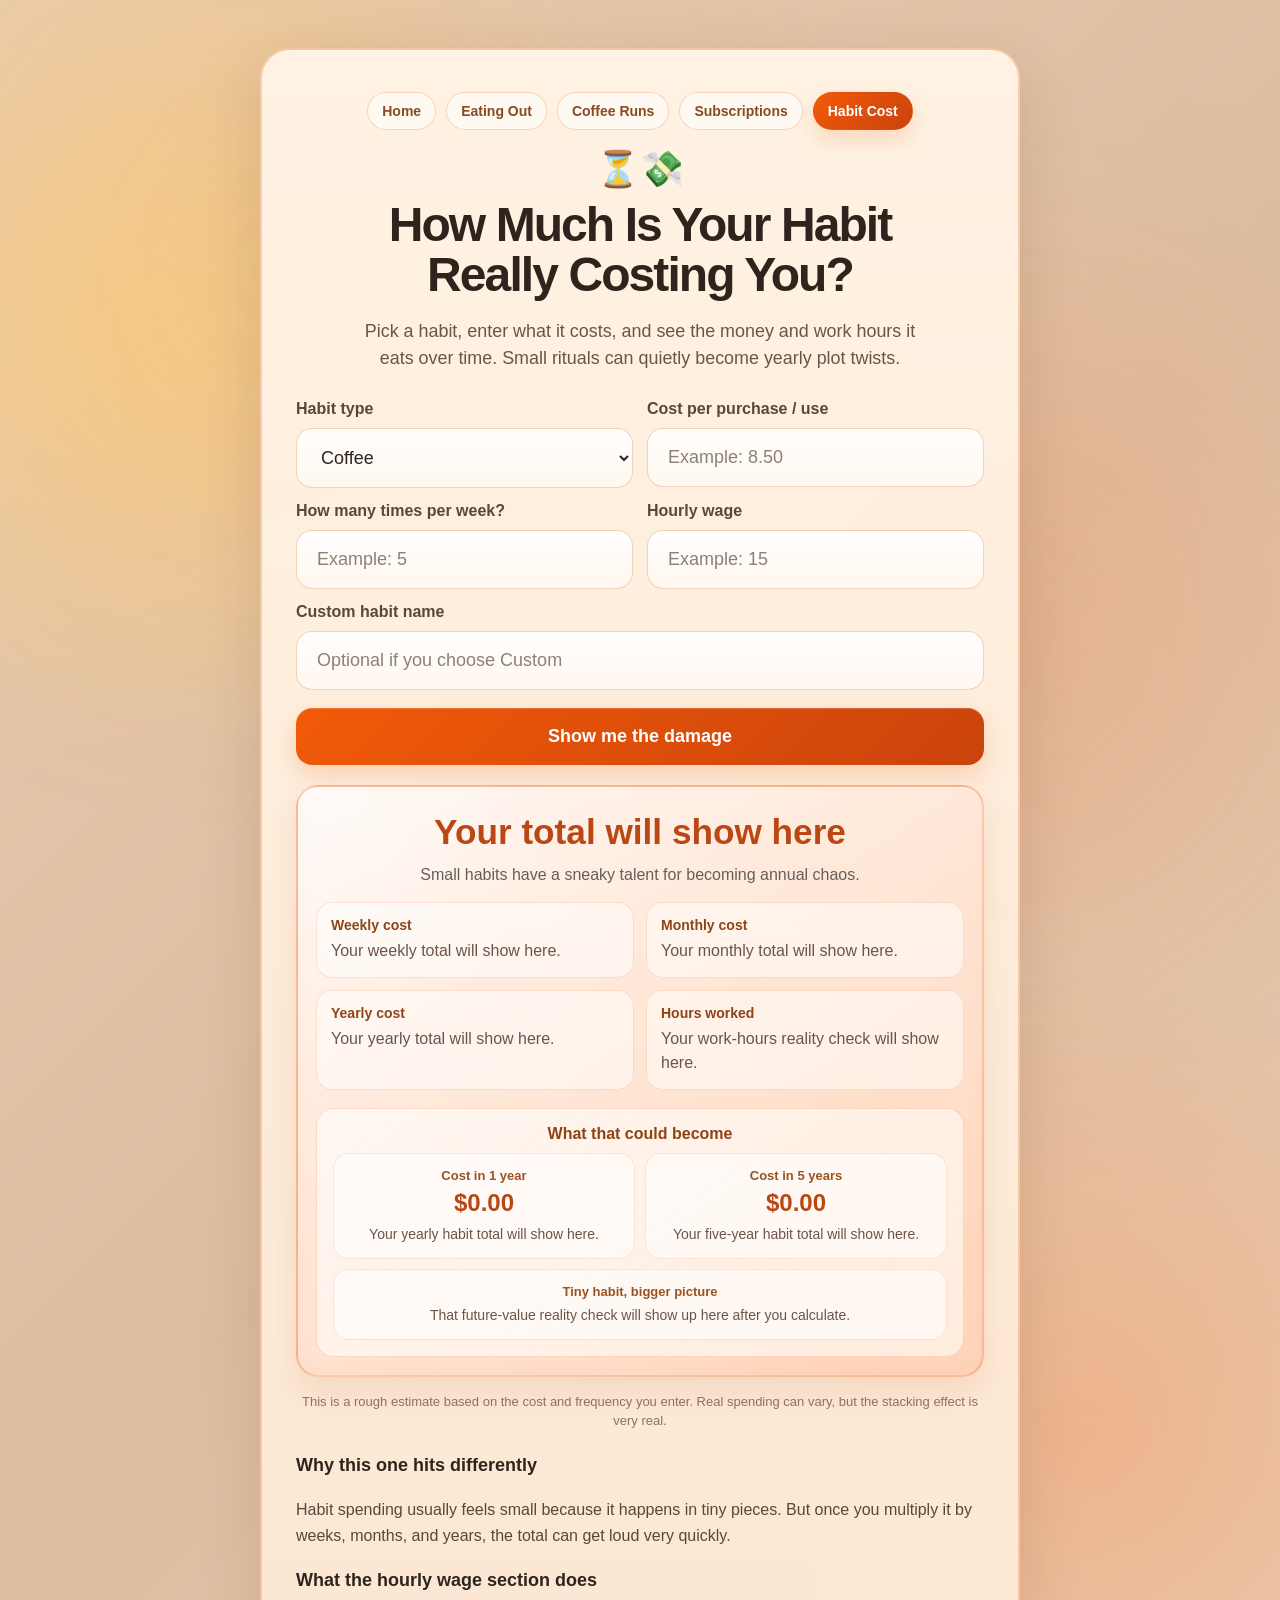
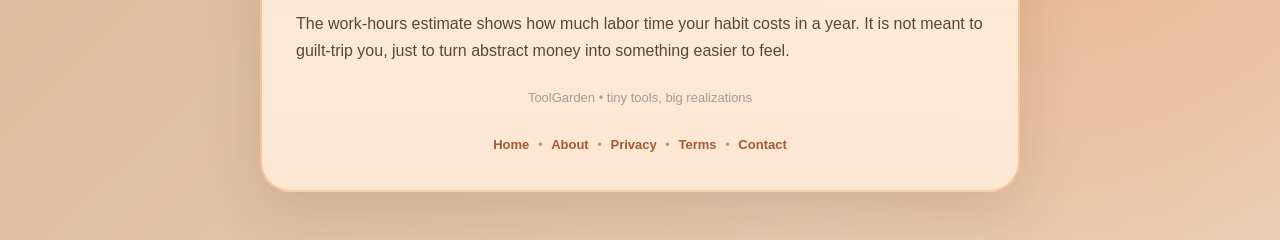
<file: habit-cost.html>
<!DOCTYPE html>
<html lang="en">
<head>
  <meta charset="UTF-8" />
  <meta name="viewport" content="width=device-width, initial-scale=1.0"/>
  <title>Habit Cost Calculator | ToolGarden</title>
  <meta name="description" content="See how much a recurring habit costs over time and how many work hours it eats." />

  <style>
    * {
      box-sizing: border-box;
    }

    html, body {
      margin: 0;
      padding: 0;
      width: 100%;
      min-height: 100%;
    }

    body {
      font-family: Arial, sans-serif;
      color: #2f241d;
      overflow-x: hidden;
      position: relative;
      background:
        radial-gradient(circle at top left, rgba(255, 197, 109, 0.52), transparent 28%),
        radial-gradient(circle at bottom right, rgba(255, 130, 64, 0.34), transparent 32%),
        linear-gradient(180deg, #f2dcc4 0%, #e3c3a8 100%);
    }

    .page-wrap {
      min-height: 100vh;
      min-height: 100dvh;
      display: flex;
      align-items: center;
      justify-content: center;
      padding: 20px;
      position: relative;
      z-index: 2;
    }

    .background {
      position: fixed;
      inset: 0;
      pointer-events: none;
      overflow: hidden;
      z-index: 0;
    }

    .background span {
      position: absolute;
      bottom: -140px;
      font-size: 2.5rem;
      opacity: 0.30;
      animation: floatUp linear infinite;
      user-select: none;
      filter: saturate(1.05);
      text-shadow: 0 4px 18px rgba(255, 255, 255, 0.14);
      will-change: transform, opacity;
    }

    .background span:nth-child(1)  { left: 3%;  animation-duration: 16s; animation-delay: 0s; }
    .background span:nth-child(2)  { left: 10%; animation-duration: 20s; animation-delay: 3s; }
    .background span:nth-child(3)  { left: 18%; animation-duration: 17s; animation-delay: 1s; }
    .background span:nth-child(4)  { left: 26%; animation-duration: 22s; animation-delay: 5s; }
    .background span:nth-child(5)  { left: 34%; animation-duration: 18s; animation-delay: 2s; }
    .background span:nth-child(6)  { left: 42%; animation-duration: 21s; animation-delay: 6s; }
    .background span:nth-child(7)  { left: 50%; animation-duration: 17s; animation-delay: 4s; }
    .background span:nth-child(8)  { left: 58%; animation-duration: 23s; animation-delay: 1.5s; }
    .background span:nth-child(9)  { left: 66%; animation-duration: 19s; animation-delay: 4.5s; }
    .background span:nth-child(10) { left: 74%; animation-duration: 24s; animation-delay: 2.5s; }
    .background span:nth-child(11) { left: 82%; animation-duration: 18s; animation-delay: 6.5s; }
    .background span:nth-child(12) { left: 90%; animation-duration: 21s; animation-delay: 3.5s; }

    @keyframes floatUp {
      0% {
        transform: translateY(0) rotate(0deg) scale(0.96);
        opacity: 0;
      }
      8% {
        opacity: 0.30;
      }
      70% {
        opacity: 0.30;
      }
      100% {
        transform: translateY(-128vh) rotate(360deg) scale(1.08);
        opacity: 0;
      }
    }

    .glow,
    .glow2 {
      position: fixed;
      width: 380px;
      height: 380px;
      border-radius: 50%;
      filter: blur(135px);
      opacity: 0.36;
      z-index: 0;
      pointer-events: none;
    }

    .glow {
      background: #ffb347;
      top: 4%;
      left: 4%;
    }

    .glow2 {
      background: #ff8748;
      bottom: 4%;
      right: 4%;
    }

    .card {
      width: 100%;
      max-width: 760px;
      background:
        linear-gradient(180deg, rgba(255, 243, 228, 0.98) 0%, rgba(252, 232, 212, 0.96) 100%);
      backdrop-filter: blur(12px);
      -webkit-backdrop-filter: blur(12px);
      border-radius: 25px;
      padding: 30px 20px;
      text-align: center;
      box-shadow:
        0 20px 60px rgba(83, 49, 18, 0.15),
        inset 0 1px 0 rgba(255,255,255,0.34);
      border: 2px solid rgba(234, 88, 12, 0.26);
      position: relative;
      z-index: 3;
    }

    .tool-switcher {
      display: flex;
      justify-content: center;
      gap: 10px;
      flex-wrap: wrap;
      margin-bottom: 18px;
    }

    .tool-link {
      display: inline-block;
      padding: 10px 14px;
      border-radius: 999px;
      border: 1px solid rgba(234, 88, 12, 0.24);
      background: rgba(255,255,255,0.55);
      color: #8a4a24;
      font-size: 14px;
      font-weight: 700;
      text-decoration: none;
      transition: transform 0.18s ease, background 0.18s ease, border-color 0.18s ease;
    }

    .tool-link:hover {
      transform: translateY(-1px);
      background: rgba(255,255,255,0.78);
      border-color: rgba(234, 88, 12, 0.38);
    }

    .tool-link.active {
      background: linear-gradient(135deg, #f15a08, #ca430d);
      color: #fff;
      border-color: transparent;
      box-shadow: 0 10px 22px rgba(234, 88, 12, 0.18);
    }

    .top-emoji {
      font-size: 2rem;
      margin-bottom: 8px;
    }

    h1 {
      margin: 0;
      font-size: 26px;
      line-height: 1.15;
      color: #2f241d;
    }

    .subtitle {
      color: #6a5648;
      margin: 15px 0 25px;
      line-height: 1.5;
      font-size: 15px;
    }

    .form-grid {
      display: grid;
      grid-template-columns: 1fr;
      gap: 14px;
      text-align: left;
    }

    .field-group {
      text-align: left;
    }

    .input-label {
      display: block;
      font-weight: 700;
      font-size: 15px;
      margin-bottom: 10px;
      color: #5c4638;
    }

    input,
    select {
      width: 100%;
      padding: 14px;
      font-size: 16px;
      border-radius: 12px;
      border: 1px solid rgba(214, 132, 74, 0.34);
      background:
        linear-gradient(180deg, rgba(255,255,255,0.95) 0%, rgba(255,248,241,0.92) 100%);
      color: #2f241d;
      transition: border-color 0.18s ease, box-shadow 0.18s ease;
      box-shadow: inset 0 1px 0 rgba(255,255,255,0.45);
    }

    input::placeholder {
      color: #8d8075;
    }

    input:focus,
    select:focus {
      outline: none;
      border-color: #ea580c;
      box-shadow: 0 0 0 4px rgba(234, 88, 12, 0.14);
    }

    button {
      width: 100%;
      padding: 14px;
      margin-top: 18px;
      background: linear-gradient(135deg, #f15a08, #ca430d);
      color: white;
      font-size: 16px;
      font-weight: 700;
      border: none;
      border-radius: 12px;
      cursor: pointer;
      box-shadow:
        0 10px 24px rgba(234, 88, 12, 0.20),
        inset 0 1px 0 rgba(255,255,255,0.18);
      transition: transform 0.18s ease, box-shadow 0.18s ease, filter 0.18s ease, opacity 0.18s ease;
    }

    .result-box {
      margin-top: 20px;
      padding: 24px 18px 18px;
      border-radius: 22px;
      background:
        radial-gradient(circle at top left, rgba(255,255,255,0.38), transparent 30%),
        linear-gradient(145deg, #fff8f3 0%, #ffe6d5 45%, #ffd7bf 100%);
      border: 2px solid rgba(234, 88, 12, 0.30);
      box-shadow:
        0 16px 30px rgba(179, 88, 29, 0.12),
        inset 0 1px 0 rgba(255,255,255,0.52),
        inset 0 -8px 18px rgba(234, 88, 12, 0.04);
      position: relative;
      overflow: hidden;
      text-align: left;
    }

    .result-box::before {
      content: "";
      position: absolute;
      inset: 0;
      background:
        linear-gradient(180deg, rgba(255,255,255,0.10), transparent 32%),
        radial-gradient(circle at 85% 85%, rgba(255, 164, 92, 0.10), transparent 30%);
      pointer-events: none;
    }

    .result-box-inner {
      position: relative;
      z-index: 1;
    }

    .result {
      font-size: 22px;
      font-weight: 800;
      color: #b94814;
      line-height: 1.2;
      text-align: center;
    }

    .subtext {
      margin-top: 10px;
      color: #665f59;
      font-size: 14px;
      line-height: 1.45;
      min-height: 20px;
      text-align: center;
    }

    .stats-grid {
      display: grid;
      grid-template-columns: 1fr;
      gap: 12px;
      margin-top: 16px;
    }

    .stat-card {
      padding: 14px;
      border-radius: 16px;
      background: rgba(255,255,255,0.5);
      border: 1px solid rgba(234, 88, 12, 0.16);
    }

    .stat-title {
      font-weight: 800;
      color: #8d4517;
      font-size: 14px;
      margin-bottom: 6px;
    }

    .stat-text {
      color: #6a5648;
      font-size: 14px;
      line-height: 1.5;
    }

    .upgrade-strip {
      margin-top: 18px;
      padding: 16px;
      border-radius: 18px;
      background: linear-gradient(145deg, rgba(255,255,255,0.62) 0%, rgba(255,243,232,0.78) 100%);
      border: 1px solid rgba(234, 88, 12, 0.18);
      box-shadow: inset 0 1px 0 rgba(255,255,255,0.4);
    }

    .upgrade-heading {
      font-size: 15px;
      font-weight: 800;
      color: #8d4517;
      margin-bottom: 10px;
      text-align: center;
    }

    .upgrade-grid {
      display: grid;
      grid-template-columns: 1fr;
      gap: 10px;
    }

    .upgrade-card {
      padding: 14px;
      border-radius: 16px;
      background: rgba(255,255,255,0.58);
      border: 1px solid rgba(234, 88, 12, 0.14);
      text-align: center;
    }

    .upgrade-label {
      font-size: 13px;
      font-weight: 800;
      color: #9b5322;
      margin-bottom: 6px;
    }

    .upgrade-value {
      font-size: 20px;
      font-weight: 800;
      color: #b94814;
      line-height: 1.2;
    }

    .upgrade-copy {
      margin-top: 6px;
      font-size: 13px;
      color: #6a5648;
      line-height: 1.45;
    }

    .info-section {
      margin-top: 20px;
      text-align: left;
      font-size: 14px;
      color: #5c4638;
      line-height: 1.65;
    }

    .info-section h2 {
      font-size: 18px;
      margin: 0 0 10px;
      color: #2f241d;
    }

    .mini-note {
      margin-top: 16px;
      font-size: 13px;
      color: #8a7467;
      line-height: 1.45;
    }

    .footer {
      margin-top: 22px;
      font-size: 12px;
      color: #a79b92;
      line-height: 1.8;
      text-align: center;
    }

    .footer a {
      color: #a35a35;
      text-decoration: none;
      font-weight: 700;
      margin: 0 5px;
    }

    .footer a:hover {
      text-decoration: underline;
    }

    .loading {
      opacity: 0.86;
      transform: scale(0.99);
    }

    .result-pop {
      animation: resultPop 0.35s ease;
    }

    @keyframes resultPop {
      0% {
        transform: translateY(6px) scale(0.985);
        opacity: 0.72;
      }
      100% {
        transform: translateY(0) scale(1);
        opacity: 1;
      }
    }

    @media (min-width: 700px) {
      .form-grid,
      .stats-grid,
      .upgrade-grid {
        grid-template-columns: 1fr 1fr;
      }

      .wide {
        grid-column: 1 / -1;
      }

      .upgrade-card.wide {
        grid-column: 1 / -1;
      }
    }

    @media (max-width: 480px) {
      .page-wrap {
        padding: 16px 12px;
      }

      .card {
        padding: 24px 16px 20px;
        border-radius: 22px;
      }

      h1 {
        font-size: 22px;
      }

      .subtitle {
        font-size: 14px;
      }

      .background span {
        font-size: 2.35rem;
        opacity: 0.34;
      }

      .glow,
      .glow2 {
        width: 250px;
        height: 250px;
        filter: blur(95px);
        opacity: 0.32;
      }

      .tool-link {
        font-size: 13px;
        padding: 9px 12px;
      }

      .upgrade-value {
        font-size: 18px;
      }
    }

    @media (min-width: 1024px) {
      body {
        background:
          radial-gradient(circle at 12% 18%, rgba(255, 209, 122, 0.56), transparent 23%),
          radial-gradient(circle at 85% 78%, rgba(255, 140, 74, 0.34), transparent 26%),
          linear-gradient(135deg, #e8ccb1 0%, #ddbda0 50%, #e9cfb7 100%);
      }

      .page-wrap {
        padding: 48px;
      }

      .card {
        padding: 42px 34px 34px;
        border-radius: 30px;
      }

      .top-emoji {
        font-size: 2.2rem;
        margin-bottom: 10px;
      }

      h1 {
        font-size: 3rem;
        line-height: 1.04;
        letter-spacing: -0.04em;
        max-width: 560px;
        margin: 0 auto;
      }

      .subtitle {
        font-size: 1.12rem;
        max-width: 560px;
        margin: 18px auto 28px;
      }

      .input-label {
        font-size: 16px;
      }

      input,
      select {
        padding: 18px 20px;
        font-size: 18px;
        border-radius: 16px;
      }

      button {
        padding: 18px 20px;
        font-size: 18px;
        border-radius: 16px;
      }

      button:hover {
        transform: translateY(-2px) scale(1.012);
        box-shadow:
          0 16px 36px rgba(234, 88, 12, 0.28),
          inset 0 1px 0 rgba(255,255,255,0.20);
        filter: brightness(1.04) saturate(1.04);
      }

      .result {
        font-size: 2.2rem;
      }

      .subtext,
      .stat-text,
      .info-section {
        font-size: 1rem;
      }

      .upgrade-heading {
        font-size: 16px;
      }

      .upgrade-value {
        font-size: 24px;
      }

      .upgrade-copy {
        font-size: 14px;
      }

      .footer {
        font-size: 13px;
      }

      .background span {
        font-size: 3rem;
        opacity: 0.28;
      }

      .glow,
      .glow2 {
        width: 470px;
        height: 470px;
        filter: blur(150px);
        opacity: 0.32;
      }
    }
  </style>
</head>

<body>
  <div class="background">
    <span>⏳</span>
    <span>💸</span>
    <span>☕</span>
    <span>🚬</span>
    <span>💄</span>
    <span>🍔</span>
    <span>💳</span>
    <span>🧠</span>
    <span>✨</span>
    <span>🧾</span>
    <span>💼</span>
    <span>💰</span>
  </div>

  <div class="glow"></div>
  <div class="glow2"></div>

  <div class="page-wrap">
    <div class="card">
      <div class="tool-switcher">
        <a class="tool-link" href="index.html">Home</a>
        <a class="tool-link" href="eating-out.html">Eating Out</a>
        <a class="tool-link" href="coffee.html">Coffee Runs</a>
        <a class="tool-link" href="subscriptions.html">Subscriptions</a>
        <a class="tool-link active" href="habit-cost.html">Habit Cost</a>
      </div>

      <div class="top-emoji">⏳💸</div>

      <h1>How Much Is Your Habit Really Costing You?</h1>

      <p class="subtitle">
        Pick a habit, enter what it costs, and see the money and work hours it eats over time. Small rituals can quietly become yearly plot twists.
      </p>

      <div class="form-grid">
        <div class="field-group">
          <label class="input-label" for="habitType">Habit type</label>
          <select id="habitType">
            <option value="coffee">Coffee</option>
            <option value="fastFood">Fast Food</option>
            <option value="vape">Vape / Cigs</option>
            <option value="makeup">Makeup / Beauty</option>
            <option value="custom">Custom</option>
          </select>
        </div>

        <div class="field-group">
          <label class="input-label" for="costPerUse">Cost per purchase / use</label>
          <input type="number" id="costPerUse" placeholder="Example: 8.50" />
        </div>

        <div class="field-group">
          <label class="input-label" for="timesPerWeek">How many times per week?</label>
          <input type="number" id="timesPerWeek" placeholder="Example: 5" />
        </div>

        <div class="field-group">
          <label class="input-label" for="hourlyWage">Hourly wage</label>
          <input type="number" id="hourlyWage" placeholder="Example: 15" />
        </div>

        <div class="field-group wide">
          <label class="input-label" for="customName">Custom habit name</label>
          <input type="text" id="customName" placeholder="Optional if you choose Custom" />
        </div>
      </div>

      <button id="calcButton" onclick="calculateHabit()">Show me the damage</button>

      <div class="result-box" id="resultBox">
        <div class="result-box-inner">
          <div class="result" id="result">Your total will show here</div>
          <div class="subtext" id="subtext">Small habits have a sneaky talent for becoming annual chaos.</div>

          <div class="stats-grid">
            <div class="stat-card">
              <div class="stat-title">Weekly cost</div>
              <div class="stat-text" id="weeklyCost">
                Your weekly total will show here.
              </div>
            </div>

            <div class="stat-card">
              <div class="stat-title">Monthly cost</div>
              <div class="stat-text" id="monthlyCost">
                Your monthly total will show here.
              </div>
            </div>

            <div class="stat-card">
              <div class="stat-title">Yearly cost</div>
              <div class="stat-text" id="yearlyCost">
                Your yearly total will show here.
              </div>
            </div>

            <div class="stat-card">
              <div class="stat-title">Hours worked</div>
              <div class="stat-text" id="hoursWorked">
                Your work-hours reality check will show here.
              </div>
            </div>
          </div>

          <div class="upgrade-strip">
            <div class="upgrade-heading">What that could become</div>

            <div class="upgrade-grid">
              <div class="upgrade-card">
                <div class="upgrade-label">Cost in 1 year</div>
                <div class="upgrade-value" id="oneYearValue">$0.00</div>
                <div class="upgrade-copy" id="oneYearCopy">
                  Your yearly habit total will show here.
                </div>
              </div>

              <div class="upgrade-card">
                <div class="upgrade-label">Cost in 5 years</div>
                <div class="upgrade-value" id="fiveYearValue">$0.00</div>
                <div class="upgrade-copy" id="fiveYearCopy">
                  Your five-year habit total will show here.
                </div>
              </div>

              <div class="upgrade-card wide">
                <div class="upgrade-label">Tiny habit, bigger picture</div>
                <div class="upgrade-copy" id="upgradeComparison">
                  That future-value reality check will show up here after you calculate.
                </div>
              </div>
            </div>
          </div>
        </div>
      </div>

      <div class="mini-note">
        This is a rough estimate based on the cost and frequency you enter. Real spending can vary, but the stacking effect is very real.
      </div>

      <div class="info-section">
        <h2>Why this one hits differently</h2>
        <p>
          Habit spending usually feels small because it happens in tiny pieces. But once you multiply it by weeks, months, and years, the total can get loud very quickly.
        </p>

        <h2>What the hourly wage section does</h2>
        <p>
          The work-hours estimate shows how much labor time your habit costs in a year. It is not meant to guilt-trip you, just to turn abstract money into something easier to feel.
        </p>
      </div>

      <div class="footer">
        ToolGarden • tiny tools, big realizations<br><br>
        <a href="index.html">Home</a> •
        <a href="about.html">About</a> •
        <a href="privacy.html">Privacy</a> •
        <a href="terms.html">Terms</a> •
        <a href="contact.html">Contact</a>
      </div>
    </div>
  </div>

  <script>
    function money(num) {
      return `$${num.toLocaleString(undefined, {
        minimumFractionDigits: 2,
        maximumFractionDigits: 2
      })}`;
    }

    function getHabitLabel(type, customName) {
      if (type === "custom" && customName.trim()) {
        return customName.trim();
      }

      const labels = {
        coffee: "coffee habit",
        fastFood: "fast food habit",
        vape: "vape / cigarette habit",
        makeup: "beauty habit",
        custom: "habit"
      };

      return labels[type] || "habit";
    }

    function getHabitReaction(yearly, fiveYear, label) {
      if (yearly < 100) {
        return `Your ${label} is still pretty small, but yes, it is absolutely doing math behind your back.`;
      } else if (yearly < 500) {
        return `Your ${label} feels harmless in the moment, but it’s definitely not free.`;
      } else if (yearly < 1500) {
        return `This is where your ${label} stops being a tiny treat and starts becoming real yearly money. In 5 years, that's ${money(fiveYear)}.`;
      } else if (yearly < 3500) {
        return `Okay yep, your ${label} has grown into a real budget character. In 5 years, that's ${money(fiveYear)}.`;
      } else if (yearly < 7000) {
        return `Your ${label} is officially expensive enough to deserve a dramatic side-eye. In 5 years, that's ${money(fiveYear)} 😬`;
      } else {
        return `Respectfully, your ${label} is running a full financial side quest. In 5 years, that's ${money(fiveYear)} 💀`;
      }
    }

    function getHabitComparison(amount) {
      if (amount < 250) {
        return "That’s still money you could redirect into groceries, bills, or literally anything less repetitive.";
      } else if (amount < 1000) {
        return "That’s enough to actually feel. A small habit can be surprisingly loud over time.";
      } else if (amount < 3000) {
        return "That could become savings, debt relief, or a meaningful cushion instead of getting quietly eaten by routine.";
      } else if (amount < 7000) {
        return "That is the kind of total that makes people stare at the screen and suddenly rethink autopilot habits.";
      } else {
        return "That is no longer little-habit math. That is full-on future-you money.";
      }
    }

    function calculateHabit() {
      const habitType = document.getElementById("habitType").value;
      const costPerUse = Number(document.getElementById("costPerUse").value);
      const timesPerWeek = Number(document.getElementById("timesPerWeek").value);
      const hourlyWage = Number(document.getElementById("hourlyWage").value);
      const customName = document.getElementById("customName").value || "";

      const result = document.getElementById("result");
      const subtext = document.getElementById("subtext");
      const weeklyCost = document.getElementById("weeklyCost");
      const monthlyCost = document.getElementById("monthlyCost");
      const yearlyCost = document.getElementById("yearlyCost");
      const hoursWorked = document.getElementById("hoursWorked");

      const oneYearValue = document.getElementById("oneYearValue");
      const fiveYearValue = document.getElementById("fiveYearValue");
      const oneYearCopy = document.getElementById("oneYearCopy");
      const fiveYearCopy = document.getElementById("fiveYearCopy");
      const upgradeComparison = document.getElementById("upgradeComparison");

      const resultBox = document.getElementById("resultBox");
      const button = document.getElementById("calcButton");

      if (!costPerUse || !timesPerWeek || costPerUse < 0 || timesPerWeek <= 0) {
        result.innerText = "Enter real numbers 👀";
        subtext.innerText = "Try your honest cost and frequency.";
        weeklyCost.innerText = "Your weekly total will show here.";
        monthlyCost.innerText = "Your monthly total will show here.";
        yearlyCost.innerText = "Your yearly total will show here.";
        hoursWorked.innerText = "Your work-hours reality check will show here.";
        oneYearValue.innerText = "$0.00";
        fiveYearValue.innerText = "$0.00";
        oneYearCopy.innerText = "Your yearly habit total will show here.";
        fiveYearCopy.innerText = "Your five-year habit total will show here.";
        upgradeComparison.innerText = "That future-value reality check will show up here after you calculate.";
        return;
      }

      const label = getHabitLabel(habitType, customName);
      const weekly = costPerUse * timesPerWeek;
      const monthly = weekly * 4.33;
      const yearly = weekly * 52;
      const fiveYear = yearly * 5;
      const hours = hourlyWage > 0 ? yearly / hourlyWage : 0;

      button.disabled = true;
      button.style.opacity = "0.9";
      button.style.cursor = "wait";

      resultBox.classList.remove("result-pop");
      void resultBox.offsetWidth;
      resultBox.classList.add("loading");

      result.innerText = "Calculating the damage...";
      subtext.innerText = "Watching your routine quietly multiply itself...";
      weeklyCost.innerText = "Calculating...";
      monthlyCost.innerText = "Calculating...";
      yearlyCost.innerText = "Calculating...";
      hoursWorked.innerText = "Calculating...";
      oneYearValue.innerText = "...";
      fiveYearValue.innerText = "...";
      oneYearCopy.innerText = "Calculating...";
      fiveYearCopy.innerText = "Calculating...";
      upgradeComparison.innerText = "Calculating...";

      setTimeout(() => {
        result.innerText = `${money(yearly)} per year 😬`;
        subtext.innerText = getHabitReaction(yearly, fiveYear, label);

        weeklyCost.innerText = `${money(weekly)} every week.`;
        monthlyCost.innerText = `${money(monthly)} per month.`;
        yearlyCost.innerText = `${money(yearly)} every year.`;
        hoursWorked.innerText = hourlyWage > 0
          ? `That is about ${hours.toFixed(1)} hours of work every year.`
          : `Add your hourly wage to see how many work hours this costs.`;

        oneYearValue.innerText = money(yearly);
        fiveYearValue.innerText = money(fiveYear);
        oneYearCopy.innerText = `That’s what your current ${label} costs in a single year.`;
        fiveYearCopy.innerText = `Same habit, same pace, stretched across 5 years.`;
        upgradeComparison.innerText = getHabitComparison(fiveYear);

        resultBox.classList.remove("loading");
        resultBox.classList.add("result-pop");

        button.disabled = false;
        button.style.opacity = "1";
        button.style.cursor = "pointer";
      }, 500);
    }
  </script>
</body>
</html>
</file>
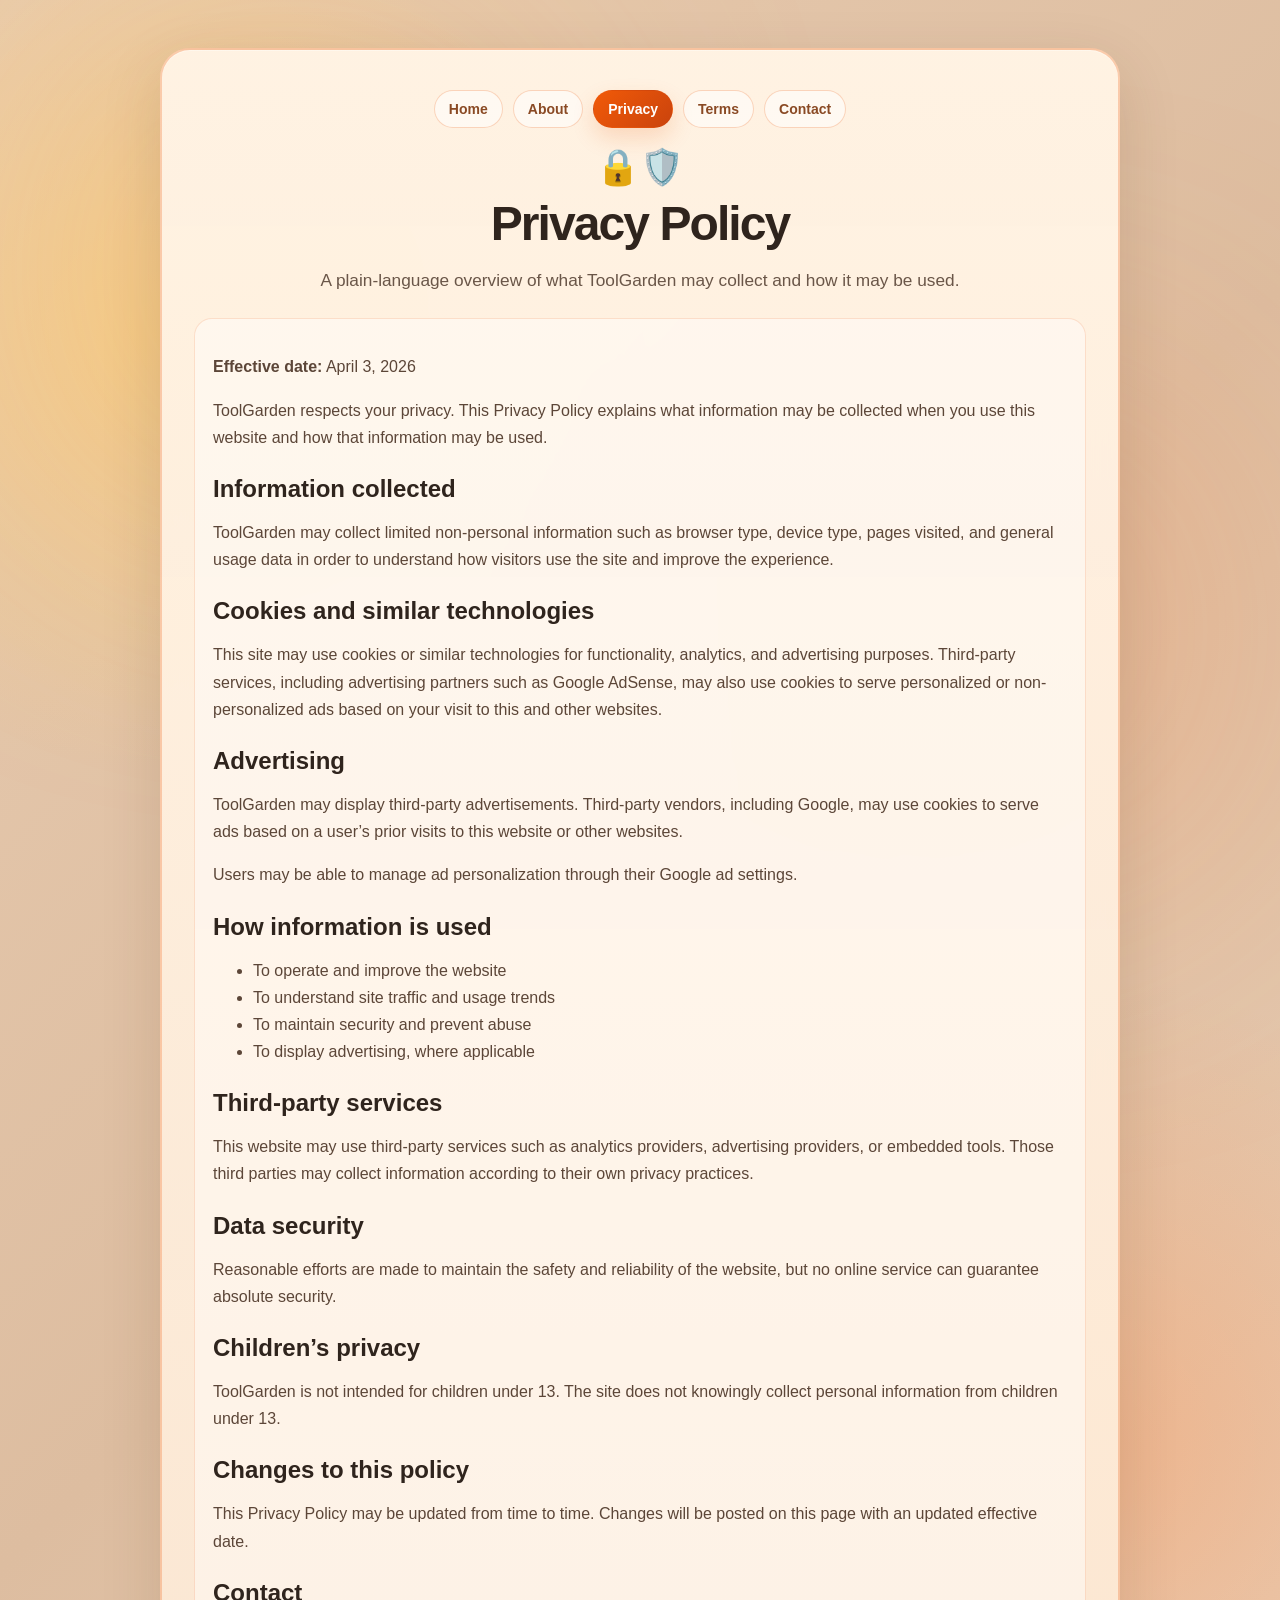
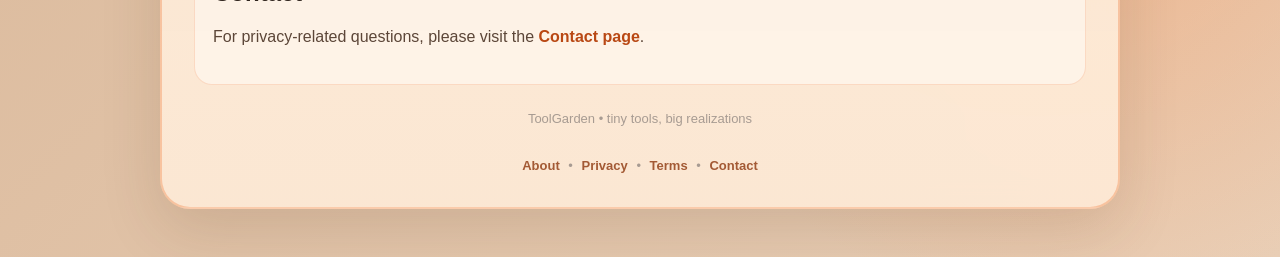
<file: privacy.html>
<!DOCTYPE html>
<html lang="en">
<head>
  <meta charset="UTF-8" />
  <meta name="viewport" content="width=device-width, initial-scale=1.0"/>
  <title>Privacy Policy | ToolGarden</title>
  <meta name="description" content="Read the ToolGarden privacy policy." />
  <link rel="stylesheet" href="legal.css" />
</head>
<body>
  <div class="background">
    <span>🔒</span>
    <span>🛡️</span>
    <span>📊</span>
    <span>🍪</span>
    <span>💻</span>
    <span>🌿</span>
    <span>🔐</span>
    <span>📎</span>
    <span>✨</span>
    <span>🧠</span>
    <span>🛠️</span>
  </div>

  <div class="glow"></div>
  <div class="glow2"></div>

  <div class="page-wrap">
    <div class="card">
      <div class="topnav">
        <a href="index.html">Home</a>
        <a href="about.html">About</a>
        <a class="active" href="privacy.html">Privacy</a>
        <a href="terms.html">Terms</a>
        <a href="contact.html">Contact</a>
      </div>

      <div class="top-emoji">🔒🛡️</div>
      <h1>Privacy Policy</h1>
      <p class="intro">
        A plain-language overview of what ToolGarden may collect and how it may be used.
      </p>

      <div class="content-box">
        <p><strong>Effective date:</strong> April 3, 2026</p>

        <p>ToolGarden respects your privacy. This Privacy Policy explains what information may be collected when you use this website and how that information may be used.</p>

        <h2>Information collected</h2>
        <p>ToolGarden may collect limited non-personal information such as browser type, device type, pages visited, and general usage data in order to understand how visitors use the site and improve the experience.</p>

        <h2>Cookies and similar technologies</h2>
        <p>This site may use cookies or similar technologies for functionality, analytics, and advertising purposes. Third-party services, including advertising partners such as Google AdSense, may also use cookies to serve personalized or non-personalized ads based on your visit to this and other websites.</p>

        <h2>Advertising</h2>
        <p>ToolGarden may display third-party advertisements. Third-party vendors, including Google, may use cookies to serve ads based on a user’s prior visits to this website or other websites.</p>

        <p>Users may be able to manage ad personalization through their Google ad settings.</p>

        <h2>How information is used</h2>
        <ul>
          <li>To operate and improve the website</li>
          <li>To understand site traffic and usage trends</li>
          <li>To maintain security and prevent abuse</li>
          <li>To display advertising, where applicable</li>
        </ul>

        <h2>Third-party services</h2>
        <p>This website may use third-party services such as analytics providers, advertising providers, or embedded tools. Those third parties may collect information according to their own privacy practices.</p>

        <h2>Data security</h2>
        <p>Reasonable efforts are made to maintain the safety and reliability of the website, but no online service can guarantee absolute security.</p>

        <h2>Children’s privacy</h2>
        <p>ToolGarden is not intended for children under 13. The site does not knowingly collect personal information from children under 13.</p>

        <h2>Changes to this policy</h2>
        <p>This Privacy Policy may be updated from time to time. Changes will be posted on this page with an updated effective date.</p>

        <h2>Contact</h2>
        <p>For privacy-related questions, please visit the <a href="contact.html">Contact page</a>.</p>
      </div>

      <div class="footer">
        ToolGarden • tiny tools, big realizations<br><br>
        <a href="about.html">About</a> •
        <a href="privacy.html">Privacy</a> •
        <a href="terms.html">Terms</a> •
        <a href="contact.html">Contact</a>
      </div>
    </div>
  </div>
</body>
</html>
</file>
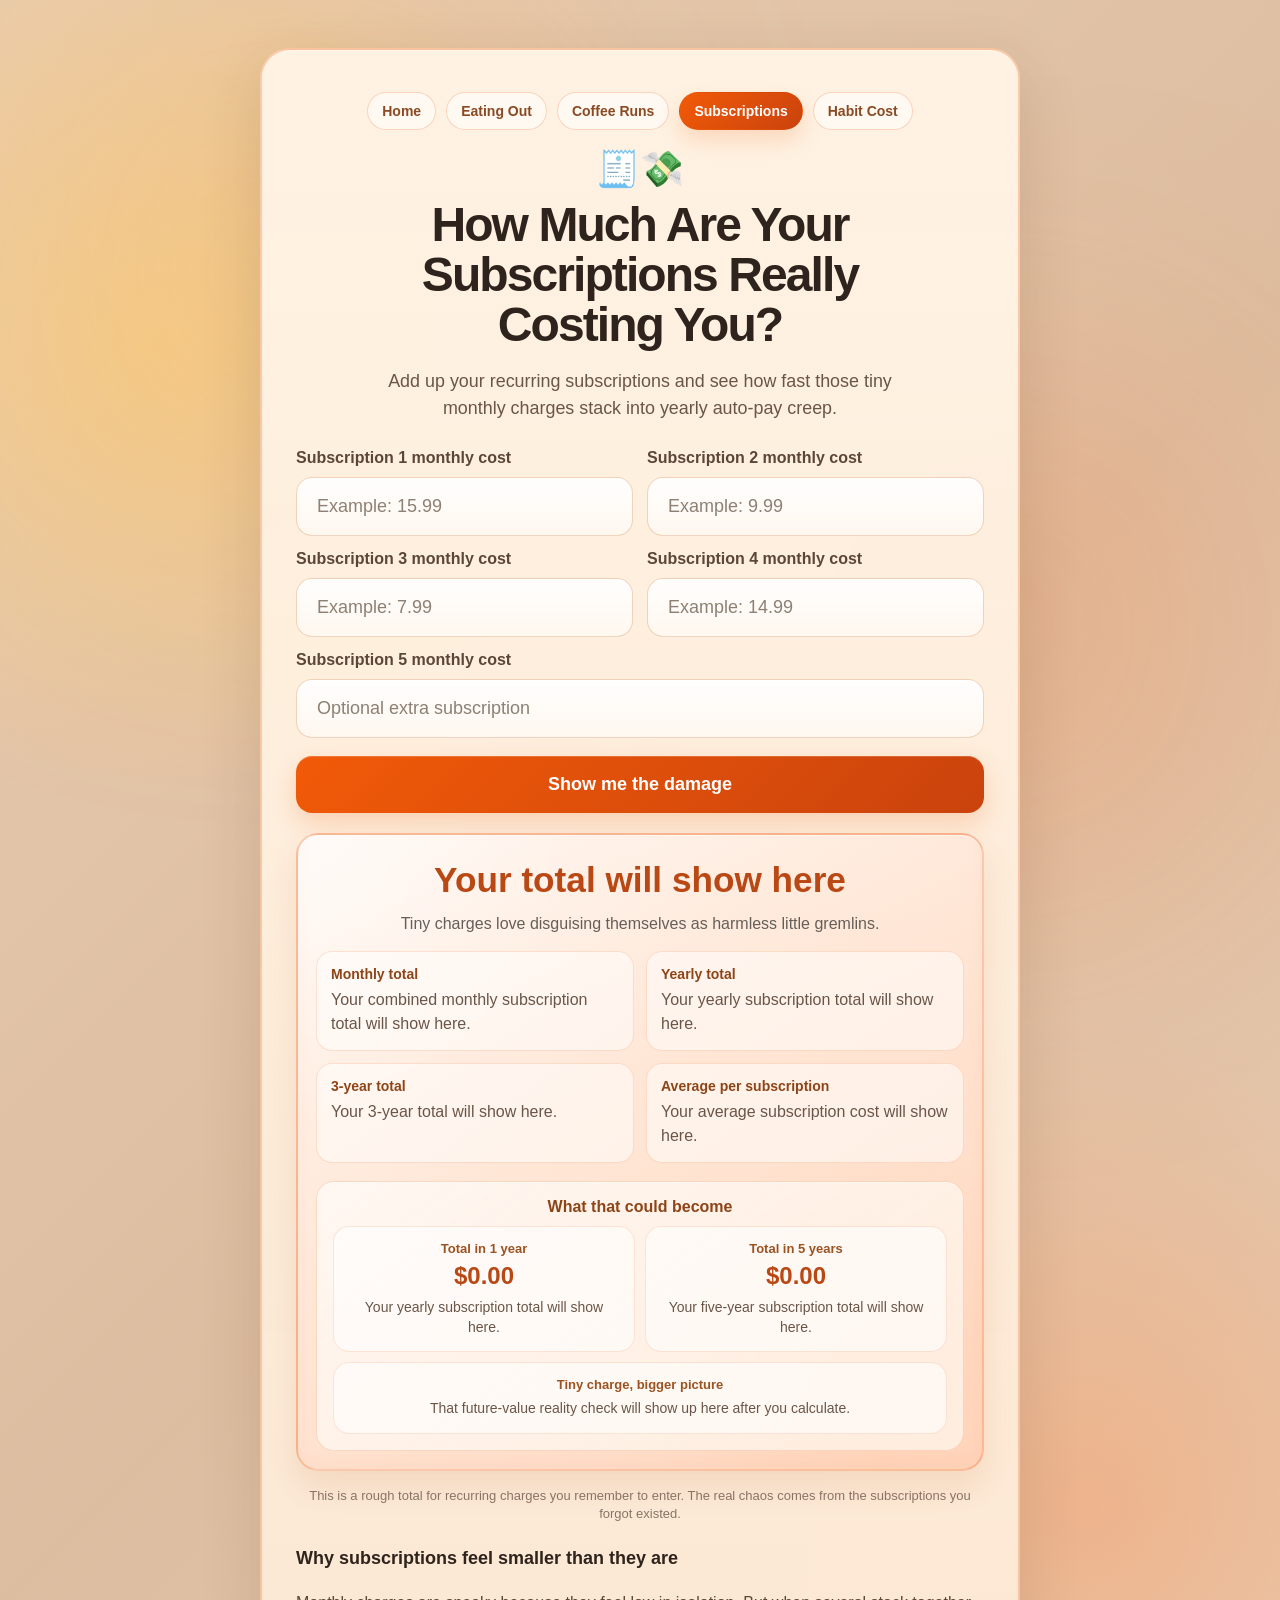
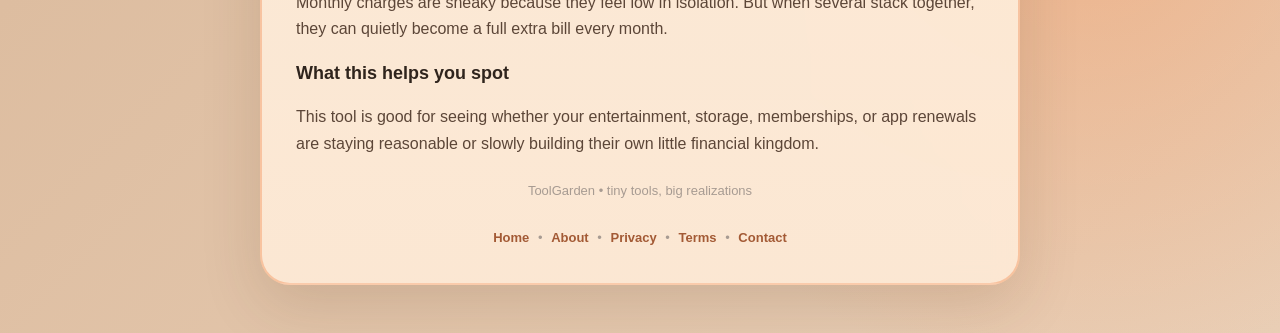
<file: subscriptions.html>
<!DOCTYPE html>
<html lang="en">
<head>
  <meta charset="UTF-8" />
  <meta name="viewport" content="width=device-width, initial-scale=1.0"/>
  <title>Subscription Leak Calculator | ToolGarden</title>
  <meta name="description" content="Add up your subscriptions and see the monthly and yearly total." />

  <style>
    * {
      box-sizing: border-box;
    }

    html, body {
      margin: 0;
      padding: 0;
      width: 100%;
      min-height: 100%;
    }

    body {
      font-family: Arial, sans-serif;
      color: #2f241d;
      overflow-x: hidden;
      position: relative;
      background:
        radial-gradient(circle at top left, rgba(255, 197, 109, 0.52), transparent 28%),
        radial-gradient(circle at bottom right, rgba(255, 130, 64, 0.34), transparent 32%),
        linear-gradient(180deg, #f2dcc4 0%, #e3c3a8 100%);
    }

    .page-wrap {
      min-height: 100vh;
      min-height: 100dvh;
      display: flex;
      align-items: center;
      justify-content: center;
      padding: 20px;
      position: relative;
      z-index: 2;
    }

    .background {
      position: fixed;
      inset: 0;
      pointer-events: none;
      overflow: hidden;
      z-index: 0;
    }

    .background span {
      position: absolute;
      bottom: -140px;
      font-size: 2.5rem;
      opacity: 0.30;
      animation: floatUp linear infinite;
      user-select: none;
      filter: saturate(1.05);
      text-shadow: 0 4px 18px rgba(255, 255, 255, 0.14);
      will-change: transform, opacity;
    }

    .background span:nth-child(1)  { left: 3%;  animation-duration: 16s; animation-delay: 0s; }
    .background span:nth-child(2)  { left: 10%; animation-duration: 20s; animation-delay: 3s; }
    .background span:nth-child(3)  { left: 18%; animation-duration: 17s; animation-delay: 1s; }
    .background span:nth-child(4)  { left: 26%; animation-duration: 22s; animation-delay: 5s; }
    .background span:nth-child(5)  { left: 34%; animation-duration: 18s; animation-delay: 2s; }
    .background span:nth-child(6)  { left: 42%; animation-duration: 21s; animation-delay: 6s; }
    .background span:nth-child(7)  { left: 50%; animation-duration: 17s; animation-delay: 4s; }
    .background span:nth-child(8)  { left: 58%; animation-duration: 23s; animation-delay: 1.5s; }
    .background span:nth-child(9)  { left: 66%; animation-duration: 19s; animation-delay: 4.5s; }
    .background span:nth-child(10) { left: 74%; animation-duration: 24s; animation-delay: 2.5s; }
    .background span:nth-child(11) { left: 82%; animation-duration: 18s; animation-delay: 6.5s; }
    .background span:nth-child(12) { left: 90%; animation-duration: 21s; animation-delay: 3.5s; }

    @keyframes floatUp {
      0% {
        transform: translateY(0) rotate(0deg) scale(0.96);
        opacity: 0;
      }
      8% {
        opacity: 0.30;
      }
      70% {
        opacity: 0.30;
      }
      100% {
        transform: translateY(-128vh) rotate(360deg) scale(1.08);
        opacity: 0;
      }
    }

    .glow,
    .glow2 {
      position: fixed;
      width: 380px;
      height: 380px;
      border-radius: 50%;
      filter: blur(135px);
      opacity: 0.36;
      z-index: 0;
      pointer-events: none;
    }

    .glow {
      background: #ffb347;
      top: 4%;
      left: 4%;
    }

    .glow2 {
      background: #ff8748;
      bottom: 4%;
      right: 4%;
    }

    .card {
      width: 100%;
      max-width: 760px;
      background:
        linear-gradient(180deg, rgba(255, 243, 228, 0.98) 0%, rgba(252, 232, 212, 0.96) 100%);
      backdrop-filter: blur(12px);
      -webkit-backdrop-filter: blur(12px);
      border-radius: 25px;
      padding: 30px 20px;
      text-align: center;
      box-shadow:
        0 20px 60px rgba(83, 49, 18, 0.15),
        inset 0 1px 0 rgba(255,255,255,0.34);
      border: 2px solid rgba(234, 88, 12, 0.26);
      position: relative;
      z-index: 3;
    }

    .tool-switcher {
      display: flex;
      justify-content: center;
      gap: 10px;
      flex-wrap: wrap;
      margin-bottom: 18px;
    }

    .tool-link {
      display: inline-block;
      padding: 10px 14px;
      border-radius: 999px;
      border: 1px solid rgba(234, 88, 12, 0.24);
      background: rgba(255,255,255,0.55);
      color: #8a4a24;
      font-size: 14px;
      font-weight: 700;
      text-decoration: none;
      transition: transform 0.18s ease, background 0.18s ease, border-color 0.18s ease;
    }

    .tool-link:hover {
      transform: translateY(-1px);
      background: rgba(255,255,255,0.78);
      border-color: rgba(234, 88, 12, 0.38);
    }

    .tool-link.active {
      background: linear-gradient(135deg, #f15a08, #ca430d);
      color: #fff;
      border-color: transparent;
      box-shadow: 0 10px 22px rgba(234, 88, 12, 0.18);
    }

    .top-emoji {
      font-size: 2rem;
      margin-bottom: 8px;
    }

    h1 {
      margin: 0;
      font-size: 26px;
      line-height: 1.15;
      color: #2f241d;
    }

    .subtitle {
      color: #6a5648;
      margin: 15px 0 25px;
      line-height: 1.5;
      font-size: 15px;
    }

    .form-grid {
      display: grid;
      grid-template-columns: 1fr;
      gap: 14px;
      text-align: left;
    }

    .field-group {
      text-align: left;
    }

    .input-label {
      display: block;
      font-weight: 700;
      font-size: 15px;
      margin-bottom: 10px;
      color: #5c4638;
    }

    input {
      width: 100%;
      padding: 14px;
      font-size: 16px;
      border-radius: 12px;
      border: 1px solid rgba(214, 132, 74, 0.34);
      background:
        linear-gradient(180deg, rgba(255,255,255,0.95) 0%, rgba(255,248,241,0.92) 100%);
      color: #2f241d;
      transition: border-color 0.18s ease, box-shadow 0.18s ease;
      box-shadow: inset 0 1px 0 rgba(255,255,255,0.45);
    }

    input::placeholder {
      color: #8d8075;
    }

    input:focus {
      outline: none;
      border-color: #ea580c;
      box-shadow: 0 0 0 4px rgba(234, 88, 12, 0.14);
    }

    button {
      width: 100%;
      padding: 14px;
      margin-top: 18px;
      background: linear-gradient(135deg, #f15a08, #ca430d);
      color: white;
      font-size: 16px;
      font-weight: 700;
      border: none;
      border-radius: 12px;
      cursor: pointer;
      box-shadow:
        0 10px 24px rgba(234, 88, 12, 0.20),
        inset 0 1px 0 rgba(255,255,255,0.18);
      transition: transform 0.18s ease, box-shadow 0.18s ease, filter 0.18s ease, opacity 0.18s ease;
    }

    .result-box {
      margin-top: 20px;
      padding: 24px 18px 18px;
      border-radius: 22px;
      background:
        radial-gradient(circle at top left, rgba(255,255,255,0.38), transparent 30%),
        linear-gradient(145deg, #fff8f3 0%, #ffe6d5 45%, #ffd7bf 100%);
      border: 2px solid rgba(234, 88, 12, 0.30);
      box-shadow:
        0 16px 30px rgba(179, 88, 29, 0.12),
        inset 0 1px 0 rgba(255,255,255,0.52),
        inset 0 -8px 18px rgba(234, 88, 12, 0.04);
      position: relative;
      overflow: hidden;
      text-align: left;
    }

    .result-box::before {
      content: "";
      position: absolute;
      inset: 0;
      background:
        linear-gradient(180deg, rgba(255,255,255,0.10), transparent 32%),
        radial-gradient(circle at 85% 85%, rgba(255, 164, 92, 0.10), transparent 30%);
      pointer-events: none;
    }

    .result-box-inner {
      position: relative;
      z-index: 1;
    }

    .result {
      font-size: 22px;
      font-weight: 800;
      color: #b94814;
      line-height: 1.2;
      text-align: center;
    }

    .subtext {
      margin-top: 10px;
      color: #665f59;
      font-size: 14px;
      line-height: 1.45;
      min-height: 20px;
      text-align: center;
    }

    .stats-grid {
      display: grid;
      grid-template-columns: 1fr;
      gap: 12px;
      margin-top: 16px;
    }

    .stat-card {
      padding: 14px;
      border-radius: 16px;
      background: rgba(255,255,255,0.5);
      border: 1px solid rgba(234, 88, 12, 0.16);
    }

    .stat-title {
      font-weight: 800;
      color: #8d4517;
      font-size: 14px;
      margin-bottom: 6px;
    }

    .stat-text {
      color: #6a5648;
      font-size: 14px;
      line-height: 1.5;
    }

    .upgrade-strip {
      margin-top: 18px;
      padding: 16px;
      border-radius: 18px;
      background: linear-gradient(145deg, rgba(255,255,255,0.62) 0%, rgba(255,243,232,0.78) 100%);
      border: 1px solid rgba(234, 88, 12, 0.18);
      box-shadow: inset 0 1px 0 rgba(255,255,255,0.4);
    }

    .upgrade-heading {
      font-size: 15px;
      font-weight: 800;
      color: #8d4517;
      margin-bottom: 10px;
      text-align: center;
    }

    .upgrade-grid {
      display: grid;
      grid-template-columns: 1fr;
      gap: 10px;
    }

    .upgrade-card {
      padding: 14px;
      border-radius: 16px;
      background: rgba(255,255,255,0.58);
      border: 1px solid rgba(234, 88, 12, 0.14);
      text-align: center;
    }

    .upgrade-label {
      font-size: 13px;
      font-weight: 800;
      color: #9b5322;
      margin-bottom: 6px;
    }

    .upgrade-value {
      font-size: 20px;
      font-weight: 800;
      color: #b94814;
      line-height: 1.2;
    }

    .upgrade-copy {
      margin-top: 6px;
      font-size: 13px;
      color: #6a5648;
      line-height: 1.45;
    }

    .info-section {
      margin-top: 20px;
      text-align: left;
      font-size: 14px;
      color: #5c4638;
      line-height: 1.65;
    }

    .info-section h2 {
      font-size: 18px;
      margin: 0 0 10px;
      color: #2f241d;
    }

    .mini-note {
      margin-top: 16px;
      font-size: 13px;
      color: #8a7467;
      line-height: 1.45;
    }

    .footer {
      margin-top: 22px;
      font-size: 12px;
      color: #a79b92;
      line-height: 1.8;
      text-align: center;
    }

    .footer a {
      color: #a35a35;
      text-decoration: none;
      font-weight: 700;
      margin: 0 5px;
    }

    .footer a:hover {
      text-decoration: underline;
    }

    .loading {
      opacity: 0.86;
      transform: scale(0.99);
    }

    .result-pop {
      animation: resultPop 0.35s ease;
    }

    @keyframes resultPop {
      0% {
        transform: translateY(6px) scale(0.985);
        opacity: 0.72;
      }
      100% {
        transform: translateY(0) scale(1);
        opacity: 1;
      }
    }

    @media (min-width: 700px) {
      .form-grid,
      .stats-grid,
      .upgrade-grid {
        grid-template-columns: 1fr 1fr;
      }

      .sub-wide {
        grid-column: 1 / -1;
      }

      .upgrade-card.wide {
        grid-column: 1 / -1;
      }
    }

    @media (max-width: 480px) {
      .page-wrap {
        padding: 16px 12px;
      }

      .card {
        padding: 24px 16px 20px;
        border-radius: 22px;
      }

      h1 {
        font-size: 22px;
      }

      .subtitle {
        font-size: 14px;
      }

      .background span {
        font-size: 2.35rem;
        opacity: 0.34;
      }

      .glow,
      .glow2 {
        width: 250px;
        height: 250px;
        filter: blur(95px);
        opacity: 0.32;
      }

      .tool-link {
        font-size: 13px;
        padding: 9px 12px;
      }

      .upgrade-value {
        font-size: 18px;
      }
    }

    @media (min-width: 1024px) {
      body {
        background:
          radial-gradient(circle at 12% 18%, rgba(255, 209, 122, 0.56), transparent 23%),
          radial-gradient(circle at 85% 78%, rgba(255, 140, 74, 0.34), transparent 26%),
          linear-gradient(135deg, #e8ccb1 0%, #ddbda0 50%, #e9cfb7 100%);
      }

      .page-wrap {
        padding: 48px;
      }

      .card {
        padding: 42px 34px 34px;
        border-radius: 30px;
      }

      .top-emoji {
        font-size: 2.2rem;
        margin-bottom: 10px;
      }

      h1 {
        font-size: 3rem;
        line-height: 1.04;
        letter-spacing: -0.04em;
        max-width: 560px;
        margin: 0 auto;
      }

      .subtitle {
        font-size: 1.12rem;
        max-width: 560px;
        margin: 18px auto 28px;
      }

      .input-label {
        font-size: 16px;
      }

      input {
        padding: 18px 20px;
        font-size: 18px;
        border-radius: 16px;
      }

      button {
        padding: 18px 20px;
        font-size: 18px;
        border-radius: 16px;
      }

      button:hover {
        transform: translateY(-2px) scale(1.012);
        box-shadow:
          0 16px 36px rgba(234, 88, 12, 0.28),
          inset 0 1px 0 rgba(255,255,255,0.20);
        filter: brightness(1.04) saturate(1.04);
      }

      .result {
        font-size: 2.2rem;
      }

      .subtext,
      .stat-text,
      .info-section {
        font-size: 1rem;
      }

      .upgrade-heading {
        font-size: 16px;
      }

      .upgrade-value {
        font-size: 24px;
      }

      .upgrade-copy {
        font-size: 14px;
      }

      .footer {
        font-size: 13px;
      }

      .background span {
        font-size: 3rem;
        opacity: 0.28;
      }

      .glow,
      .glow2 {
        width: 470px;
        height: 470px;
        filter: blur(150px);
        opacity: 0.32;
      }
    }
  </style>
</head>

<body>
  <div class="background">
    <span>🧾</span>
    <span>💸</span>
    <span>📺</span>
    <span>🎵</span>
    <span>💳</span>
    <span>📱</span>
    <span>🧠</span>
    <span>✨</span>
    <span>🎬</span>
    <span>💰</span>
    <span>📦</span>
    <span>🪙</span>
  </div>

  <div class="glow"></div>
  <div class="glow2"></div>

  <div class="page-wrap">
    <div class="card">
      <div class="tool-switcher">
        <a class="tool-link" href="index.html">Home</a>
        <a class="tool-link" href="eating-out.html">Eating Out</a>
        <a class="tool-link" href="coffee.html">Coffee Runs</a>
        <a class="tool-link active" href="subscriptions.html">Subscriptions</a>
        <a class="tool-link" href="habit-cost.html">Habit Cost</a>
      </div>

      <div class="top-emoji">🧾💸</div>

      <h1>How Much Are Your Subscriptions Really Costing You?</h1>

      <p class="subtitle">
        Add up your recurring subscriptions and see how fast those tiny monthly charges stack into yearly auto-pay creep.
      </p>

      <div class="form-grid">
        <div class="field-group">
          <label class="input-label" for="sub1">Subscription 1 monthly cost</label>
          <input type="number" id="sub1" placeholder="Example: 15.99" />
        </div>

        <div class="field-group">
          <label class="input-label" for="sub2">Subscription 2 monthly cost</label>
          <input type="number" id="sub2" placeholder="Example: 9.99" />
        </div>

        <div class="field-group">
          <label class="input-label" for="sub3">Subscription 3 monthly cost</label>
          <input type="number" id="sub3" placeholder="Example: 7.99" />
        </div>

        <div class="field-group">
          <label class="input-label" for="sub4">Subscription 4 monthly cost</label>
          <input type="number" id="sub4" placeholder="Example: 14.99" />
        </div>

        <div class="field-group sub-wide">
          <label class="input-label" for="sub5">Subscription 5 monthly cost</label>
          <input type="number" id="sub5" placeholder="Optional extra subscription" />
        </div>
      </div>

      <button id="calcButton" onclick="calculateSubscriptions()">Show me the damage</button>

      <div class="result-box" id="resultBox">
        <div class="result-box-inner">
          <div class="result" id="result">Your total will show here</div>
          <div class="subtext" id="subtext">Tiny charges love disguising themselves as harmless little gremlins.</div>

          <div class="stats-grid">
            <div class="stat-card">
              <div class="stat-title">Monthly total</div>
              <div class="stat-text" id="monthlyTotal">
                Your combined monthly subscription total will show here.
              </div>
            </div>

            <div class="stat-card">
              <div class="stat-title">Yearly total</div>
              <div class="stat-text" id="yearlyTotal">
                Your yearly subscription total will show here.
              </div>
            </div>

            <div class="stat-card">
              <div class="stat-title">3-year total</div>
              <div class="stat-text" id="threeYearTotal">
                Your 3-year total will show here.
              </div>
            </div>

            <div class="stat-card">
              <div class="stat-title">Average per subscription</div>
              <div class="stat-text" id="averageSub">
                Your average subscription cost will show here.
              </div>
            </div>
          </div>

          <div class="upgrade-strip">
            <div class="upgrade-heading">What that could become</div>

            <div class="upgrade-grid">
              <div class="upgrade-card">
                <div class="upgrade-label">Total in 1 year</div>
                <div class="upgrade-value" id="oneYearValue">$0.00</div>
                <div class="upgrade-copy" id="oneYearCopy">
                  Your yearly subscription total will show here.
                </div>
              </div>

              <div class="upgrade-card">
                <div class="upgrade-label">Total in 5 years</div>
                <div class="upgrade-value" id="fiveYearValue">$0.00</div>
                <div class="upgrade-copy" id="fiveYearCopy">
                  Your five-year subscription total will show here.
                </div>
              </div>

              <div class="upgrade-card wide">
                <div class="upgrade-label">Tiny charge, bigger picture</div>
                <div class="upgrade-copy" id="upgradeComparison">
                  That future-value reality check will show up here after you calculate.
                </div>
              </div>
            </div>
          </div>
        </div>
      </div>

      <div class="mini-note">
        This is a rough total for recurring charges you remember to enter. The real chaos comes from the subscriptions you forgot existed.
      </div>

      <div class="info-section">
        <h2>Why subscriptions feel smaller than they are</h2>
        <p>
          Monthly charges are sneaky because they feel low in isolation. But when several stack together, they can quietly become a full extra bill every month.
        </p>

        <h2>What this helps you spot</h2>
        <p>
          This tool is good for seeing whether your entertainment, storage, memberships, or app renewals are staying reasonable or slowly building their own little financial kingdom.
        </p>
      </div>

      <div class="footer">
        ToolGarden • tiny tools, big realizations<br><br>
        <a href="index.html">Home</a> •
        <a href="about.html">About</a> •
        <a href="privacy.html">Privacy</a> •
        <a href="terms.html">Terms</a> •
        <a href="contact.html">Contact</a>
      </div>
    </div>
  </div>

  <script>
    function money(num) {
      return `$${num.toLocaleString(undefined, {
        minimumFractionDigits: 2,
        maximumFractionDigits: 2
      })}`;
    }

    function getSubscriptionReaction(yearly, fiveYear) {
      if (yearly < 100) {
        return "Very tiny. Still technically a leak, just one wearing soft socks.";
      } else if (yearly < 300) {
        return "Not horrible, but definitely not invisible.";
      } else if (yearly < 700) {
        return `This is where tiny monthly charges start becoming real yearly money. In 5 years, that's ${money(fiveYear)}.`;
      } else if (yearly < 1500) {
        return `Okay yep, your autopay lineup has some weight now. In 5 years, that's ${money(fiveYear)}.`;
      } else if (yearly < 3000) {
        return `This is a full recurring budget character at this point. In 5 years, that's ${money(fiveYear)} 😬`;
      } else {
        return `Respectfully, your subscriptions are running a small empire. In 5 years, that's ${money(fiveYear)} 💀`;
      }
    }

    function getSubscriptionComparison(amount) {
      if (amount < 250) {
        return "That’s a grocery refill, a bill assist, or just less money disappearing into the digital fog.";
      } else if (amount < 1000) {
        return "That’s enough to feel. The kind of total that could be better doing literally anything else.";
      } else if (amount < 3000) {
        return "That could become savings, debt relief, or a useful buffer instead of funding forgotten apps and background auto-renewals.";
      } else if (amount < 7000) {
        return "That’s the kind of number that makes people suddenly remember three services they never even use.";
      } else {
        return "That is no longer streaming money. That is full-on future-you money being siphoned into autopay fog.";
      }
    }

    function calculateSubscriptions() {
      const values = [
        Number(document.getElementById("sub1").value) || 0,
        Number(document.getElementById("sub2").value) || 0,
        Number(document.getElementById("sub3").value) || 0,
        Number(document.getElementById("sub4").value) || 0,
        Number(document.getElementById("sub5").value) || 0
      ];

      const filledValues = values.filter(v => v > 0);
      const monthly = values.reduce((sum, val) => sum + val, 0);
      const yearly = monthly * 12;
      const threeYear = yearly * 3;
      const fiveYear = yearly * 5;
      const average = filledValues.length ? monthly / filledValues.length : 0;

      const result = document.getElementById("result");
      const subtext = document.getElementById("subtext");
      const monthlyTotal = document.getElementById("monthlyTotal");
      const yearlyTotal = document.getElementById("yearlyTotal");
      const threeYearTotal = document.getElementById("threeYearTotal");
      const averageSub = document.getElementById("averageSub");

      const oneYearValue = document.getElementById("oneYearValue");
      const fiveYearValue = document.getElementById("fiveYearValue");
      const oneYearCopy = document.getElementById("oneYearCopy");
      const fiveYearCopy = document.getElementById("fiveYearCopy");
      const upgradeComparison = document.getElementById("upgradeComparison");

      const resultBox = document.getElementById("resultBox");
      const button = document.getElementById("calcButton");

      if (monthly <= 0) {
        result.innerText = "Enter at least one subscription 👀";
        subtext.innerText = "Add a few subscriptions and let the tiny charges confess.";
        monthlyTotal.innerText = "Your combined monthly subscription total will show here.";
        yearlyTotal.innerText = "Your yearly subscription total will show here.";
        threeYearTotal.innerText = "Your 3-year total will show here.";
        averageSub.innerText = "Your average subscription cost will show here.";
        oneYearValue.innerText = "$0.00";
        fiveYearValue.innerText = "$0.00";
        oneYearCopy.innerText = "Your yearly subscription total will show here.";
        fiveYearCopy.innerText = "Your five-year subscription total will show here.";
        upgradeComparison.innerText = "That future-value reality check will show up here after you calculate.";
        return;
      }

      button.disabled = true;
      button.style.opacity = "0.9";
      button.style.cursor = "wait";

      resultBox.classList.remove("result-pop");
      void resultBox.offsetWidth;
      resultBox.classList.add("loading");

      result.innerText = "Calculating the damage...";
      subtext.innerText = "Summoning your quiet little recurring charges...";
      monthlyTotal.innerText = "Calculating...";
      yearlyTotal.innerText = "Calculating...";
      threeYearTotal.innerText = "Calculating...";
      averageSub.innerText = "Calculating...";
      oneYearValue.innerText = "...";
      fiveYearValue.innerText = "...";
      oneYearCopy.innerText = "Calculating...";
      fiveYearCopy.innerText = "Calculating...";
      upgradeComparison.innerText = "Calculating...";

      setTimeout(() => {
        result.innerText = `${money(yearly)} per year 😬`;
        subtext.innerText = getSubscriptionReaction(yearly, fiveYear);
        monthlyTotal.innerText = `${money(monthly)} every month.`;
        yearlyTotal.innerText = `${money(yearly)} per year.`;
        threeYearTotal.innerText = `${money(threeYear)} over 3 years.`;
        averageSub.innerText = `${money(average)} is your average cost per subscription.`;

        oneYearValue.innerText = money(yearly);
        fiveYearValue.innerText = money(fiveYear);
        oneYearCopy.innerText = "That’s what your current monthly subscription mix becomes in a single year.";
        fiveYearCopy.innerText = "Same autopay stack, just left running for 5 years.";
        upgradeComparison.innerText = getSubscriptionComparison(fiveYear);

        resultBox.classList.remove("loading");
        resultBox.classList.add("result-pop");

        button.disabled = false;
        button.style.opacity = "1";
        button.style.cursor = "pointer";
      }, 500);
    }
  </script>
</body>
</html>
</file>
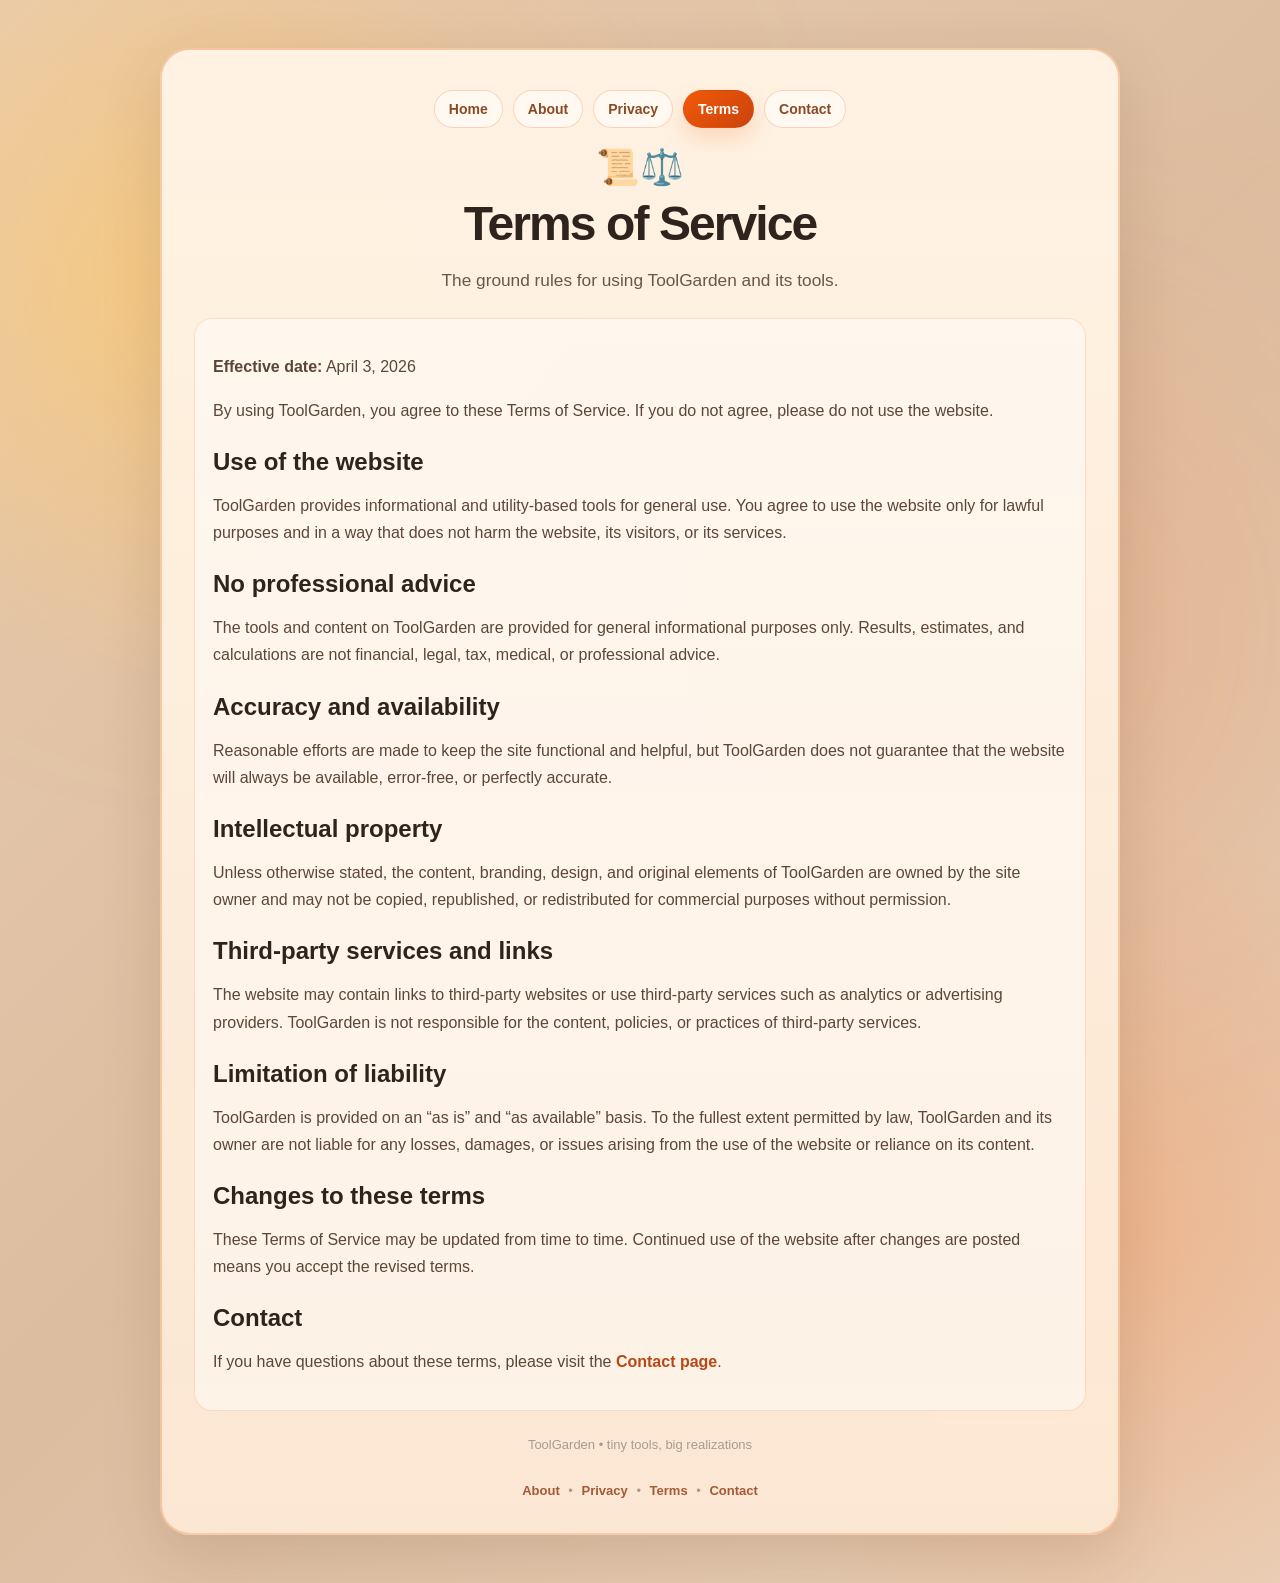
<file: terms.html>
<!DOCTYPE html>
<html lang="en">
<head>
  <meta charset="UTF-8" />
  <meta name="viewport" content="width=device-width, initial-scale=1.0"/>
  <title>Terms of Service | ToolGarden</title>
  <meta name="description" content="Read the ToolGarden terms of service." />
  <link rel="stylesheet" href="legal.css" />
</head>
<body>
  <div class="background">
    <span>📜</span>
    <span>⚖️</span>
    <span>🛠️</span>
    <span>🧾</span>
    <span>🌿</span>
    <span>🔎</span>
    <span>💼</span>
    <span>📘</span>
    <span>✨</span>
    <span>📎</span>
    <span>🧠</span>
  </div>

  <div class="glow"></div>
  <div class="glow2"></div>

  <div class="page-wrap">
    <div class="card">
      <div class="topnav">
        <a href="index.html">Home</a>
        <a href="about.html">About</a>
        <a href="privacy.html">Privacy</a>
        <a class="active" href="terms.html">Terms</a>
        <a href="contact.html">Contact</a>
      </div>

      <div class="top-emoji">📜⚖️</div>
      <h1>Terms of Service</h1>
      <p class="intro">
        The ground rules for using ToolGarden and its tools.
      </p>

      <div class="content-box">
        <p><strong>Effective date:</strong> April 3, 2026</p>

        <p>By using ToolGarden, you agree to these Terms of Service. If you do not agree, please do not use the website.</p>

        <h2>Use of the website</h2>
        <p>ToolGarden provides informational and utility-based tools for general use. You agree to use the website only for lawful purposes and in a way that does not harm the website, its visitors, or its services.</p>

        <h2>No professional advice</h2>
        <p>The tools and content on ToolGarden are provided for general informational purposes only. Results, estimates, and calculations are not financial, legal, tax, medical, or professional advice.</p>

        <h2>Accuracy and availability</h2>
        <p>Reasonable efforts are made to keep the site functional and helpful, but ToolGarden does not guarantee that the website will always be available, error-free, or perfectly accurate.</p>

        <h2>Intellectual property</h2>
        <p>Unless otherwise stated, the content, branding, design, and original elements of ToolGarden are owned by the site owner and may not be copied, republished, or redistributed for commercial purposes without permission.</p>

        <h2>Third-party services and links</h2>
        <p>The website may contain links to third-party websites or use third-party services such as analytics or advertising providers. ToolGarden is not responsible for the content, policies, or practices of third-party services.</p>

        <h2>Limitation of liability</h2>
        <p>ToolGarden is provided on an “as is” and “as available” basis. To the fullest extent permitted by law, ToolGarden and its owner are not liable for any losses, damages, or issues arising from the use of the website or reliance on its content.</p>

        <h2>Changes to these terms</h2>
        <p>These Terms of Service may be updated from time to time. Continued use of the website after changes are posted means you accept the revised terms.</p>

        <h2>Contact</h2>
        <p>If you have questions about these terms, please visit the <a href="contact.html">Contact page</a>.</p>
      </div>

      <div class="footer">
        ToolGarden • tiny tools, big realizations<br><br>
        <a href="about.html">About</a> •
        <a href="privacy.html">Privacy</a> •
        <a href="terms.html">Terms</a> •
        <a href="contact.html">Contact</a>
      </div>
    </div>
  </div>
</body>
</html>
</file>
<file: legal.css>
* {
  box-sizing: border-box;
}

html,
body {
  margin: 0;
  min-height: 100%;
}

body {
  min-height: 100vh;
  font-family: Arial, sans-serif;
  color: #2f241d;
  overflow-x: hidden;
  position: relative;
  background:
    radial-gradient(circle at top left, rgba(255, 197, 109, 0.52), transparent 28%),
    radial-gradient(circle at bottom right, rgba(255, 130, 64, 0.34), transparent 32%),
    linear-gradient(180deg, #f2dcc4 0%, #e3c3a8 100%);
  background-repeat: no-repeat;
  background-size: cover;
}

.page-wrap {
  min-height: 100vh;
  min-height: 100dvh;
  display: flex;
  align-items: center;
  justify-content: center;
  padding: 28px 16px;
  position: relative;
  z-index: 2;
}

.background {
  position: fixed;
  inset: 0;
  pointer-events: none;
  overflow: hidden;
  z-index: 0;
}

.background span {
  position: absolute;
  bottom: -140px;
  font-size: 2.4rem;
  opacity: 0.28;
  animation: floatUp linear infinite;
  user-select: none;
  text-shadow: 0 4px 18px rgba(255, 255, 255, 0.14);
  will-change: transform, opacity;
}

.background span:nth-child(1)  { left: 4%;  animation-duration: 16s; animation-delay: 0s; }
.background span:nth-child(2)  { left: 12%; animation-duration: 20s; animation-delay: 2.5s; }
.background span:nth-child(3)  { left: 21%; animation-duration: 17s; animation-delay: 1.2s; }
.background span:nth-child(4)  { left: 30%; animation-duration: 22s; animation-delay: 5s; }
.background span:nth-child(5)  { left: 39%; animation-duration: 18s; animation-delay: 2s; }
.background span:nth-child(6)  { left: 48%; animation-duration: 21s; animation-delay: 6s; }
.background span:nth-child(7)  { left: 57%; animation-duration: 17s; animation-delay: 4s; }
.background span:nth-child(8)  { left: 66%; animation-duration: 23s; animation-delay: 1.5s; }
.background span:nth-child(9)  { left: 75%; animation-duration: 19s; animation-delay: 4.5s; }
.background span:nth-child(10) { left: 84%; animation-duration: 24s; animation-delay: 2.5s; }
.background span:nth-child(11) { left: 91%; animation-duration: 18s; animation-delay: 6.2s; }

@keyframes floatUp {
  0% {
    transform: translateY(0) rotate(0deg) scale(0.96);
    opacity: 0;
  }
  8% {
    opacity: 0.28;
  }
  70% {
    opacity: 0.28;
  }
  100% {
    transform: translateY(-128vh) rotate(360deg) scale(1.08);
    opacity: 0;
  }
}

.glow,
.glow2 {
  position: fixed;
  width: 380px;
  height: 380px;
  border-radius: 50%;
  filter: blur(135px);
  opacity: 0.34;
  z-index: 0;
  pointer-events: none;
}

.glow {
  background: #ffb347;
  top: 4%;
  left: 4%;
}

.glow2 {
  background: #ff8748;
  bottom: 4%;
  right: 4%;
}

.card {
  width: 100%;
  max-width: 960px;
  background:
    linear-gradient(180deg, rgba(255, 243, 228, 0.98) 0%, rgba(252, 232, 212, 0.96) 100%);
  backdrop-filter: blur(12px);
  -webkit-backdrop-filter: blur(12px);
  border-radius: 26px;
  padding: 28px 20px 24px;
  box-shadow:
    0 20px 60px rgba(83, 49, 18, 0.15),
    inset 0 1px 0 rgba(255,255,255,0.34);
  border: 2px solid rgba(234, 88, 12, 0.26);
  position: relative;
  z-index: 3;
}

.topnav {
  display: flex;
  justify-content: center;
  gap: 10px;
  flex-wrap: wrap;
  margin-bottom: 18px;
}

.topnav a {
  display: inline-block;
  padding: 10px 14px;
  border-radius: 999px;
  border: 1px solid rgba(234, 88, 12, 0.24);
  background: rgba(255,255,255,0.55);
  color: #8a4a24;
  font-size: 14px;
  font-weight: 700;
  text-decoration: none;
  transition: transform 0.18s ease, background 0.18s ease, border-color 0.18s ease;
}

.topnav a:hover {
  transform: translateY(-1px);
  background: rgba(255,255,255,0.78);
  border-color: rgba(234, 88, 12, 0.38);
}

.topnav a.active {
  background: linear-gradient(135deg, #f15a08, #ca430d);
  color: #fff;
  border-color: transparent;
  box-shadow: 0 10px 22px rgba(234, 88, 12, 0.18);
}

.top-emoji {
  text-align: center;
  font-size: 2rem;
  margin-bottom: 8px;
}

h1 {
  margin: 0 0 16px;
  font-size: 2rem;
  line-height: 1.1;
  color: #2f241d;
  text-align: center;
}

h2 {
  color: #2f241d;
  margin-top: 24px;
  margin-bottom: 10px;
  font-size: 1.5rem;
}

p,
li {
  line-height: 1.7;
  color: #5c4638;
  font-size: 15px;
}

a {
  color: #b94814;
  text-decoration: none;
  font-weight: 700;
}

a:hover {
  text-decoration: underline;
}

.intro {
  text-align: center;
  color: #6a5648;
  margin: 0 auto 24px;
  max-width: 720px;
  font-size: 15px;
  line-height: 1.6;
}

.content-box {
  padding: 18px;
  border-radius: 18px;
  background: rgba(255,255,255,0.44);
  border: 1px solid rgba(234, 88, 12, 0.16);
  margin-top: 16px;
}

.email-box {
  margin-top: 18px;
  padding: 16px;
  border-radius: 16px;
  background: #fff8f3;
  border: 1px solid rgba(234, 88, 12, 0.2);
}

.hero-tools {
  display: grid;
  grid-template-columns: 1fr;
  gap: 14px;
  margin-top: 20px;
}

.tool-card {
  display: block;
  padding: 18px;
  border-radius: 20px;
  background: rgba(255,255,255,0.52);
  border: 1px solid rgba(234, 88, 12, 0.18);
  text-decoration: none;
  transition: transform 0.18s ease, box-shadow 0.18s ease, background 0.18s ease;
}

.tool-card:hover {
  transform: translateY(-2px);
  background: rgba(255,255,255,0.72);
  box-shadow: 0 14px 28px rgba(83, 49, 18, 0.08);
  text-decoration: none;
}

.tool-title {
  font-size: 18px;
  font-weight: 800;
  color: #8d4517;
  margin-bottom: 6px;
}

.tool-copy {
  color: #6a5648;
  font-size: 14px;
  line-height: 1.55;
}

.badge-row {
  margin-top: 10px;
  display: flex;
  flex-wrap: wrap;
  gap: 8px;
}

.badge {
  display: inline-block;
  padding: 7px 10px;
  border-radius: 999px;
  background: rgba(255,255,255,0.7);
  border: 1px solid rgba(234, 88, 12, 0.14);
  color: #8a4a24;
  font-size: 12px;
  font-weight: 700;
}

.footer {
  margin-top: 22px;
  font-size: 12px;
  color: #a79b92;
  line-height: 1.8;
  text-align: center;
}

.footer a {
  color: #a35a35;
  text-decoration: none;
  font-weight: 700;
  margin: 0 5px;
}

.footer a:hover {
  text-decoration: underline;
}

@media (min-width: 700px) {
  .hero-tools {
    grid-template-columns: 1fr 1fr;
  }
}

@media (max-width: 480px) {
  .page-wrap {
    padding: 16px 12px;
  }

  .card {
    padding: 24px 16px 20px;
    border-radius: 22px;
  }

  .topnav a {
    font-size: 13px;
    padding: 9px 12px;
  }

  .top-emoji {
    font-size: 1.8rem;
  }

  h1 {
    font-size: 1.8rem;
  }

  h2 {
    font-size: 1.28rem;
  }

  .background span {
    font-size: 2.2rem;
    opacity: 0.32;
  }

  .glow,
  .glow2 {
    width: 250px;
    height: 250px;
    filter: blur(95px);
    opacity: 0.3;
  }
}

@media (min-width: 1024px) {
  body {
    background:
      radial-gradient(circle at 12% 18%, rgba(255, 209, 122, 0.56), transparent 23%),
      radial-gradient(circle at 85% 78%, rgba(255, 140, 74, 0.34), transparent 26%),
      linear-gradient(135deg, #e8ccb1 0%, #ddbda0 50%, #e9cfb7 100%);
  }

  .page-wrap {
    padding: 48px;
  }

  .card {
    padding: 40px 32px 30px;
    border-radius: 30px;
  }

  .top-emoji {
    font-size: 2.2rem;
    margin-bottom: 10px;
  }

  h1 {
    font-size: 3rem;
    letter-spacing: -0.04em;
  }

  .intro {
    font-size: 1.08rem;
  }

  p,
  li {
    font-size: 1rem;
  }

  .tool-title {
    font-size: 20px;
  }

  .tool-copy {
    font-size: 15px;
  }

  .footer {
    font-size: 13px;
  }

  .background span {
    font-size: 2.9rem;
    opacity: 0.26;
  }

  .glow,
  .glow2 {
    width: 470px;
    height: 470px;
    filter: blur(150px);
    opacity: 0.3;
  }
}
</file>
